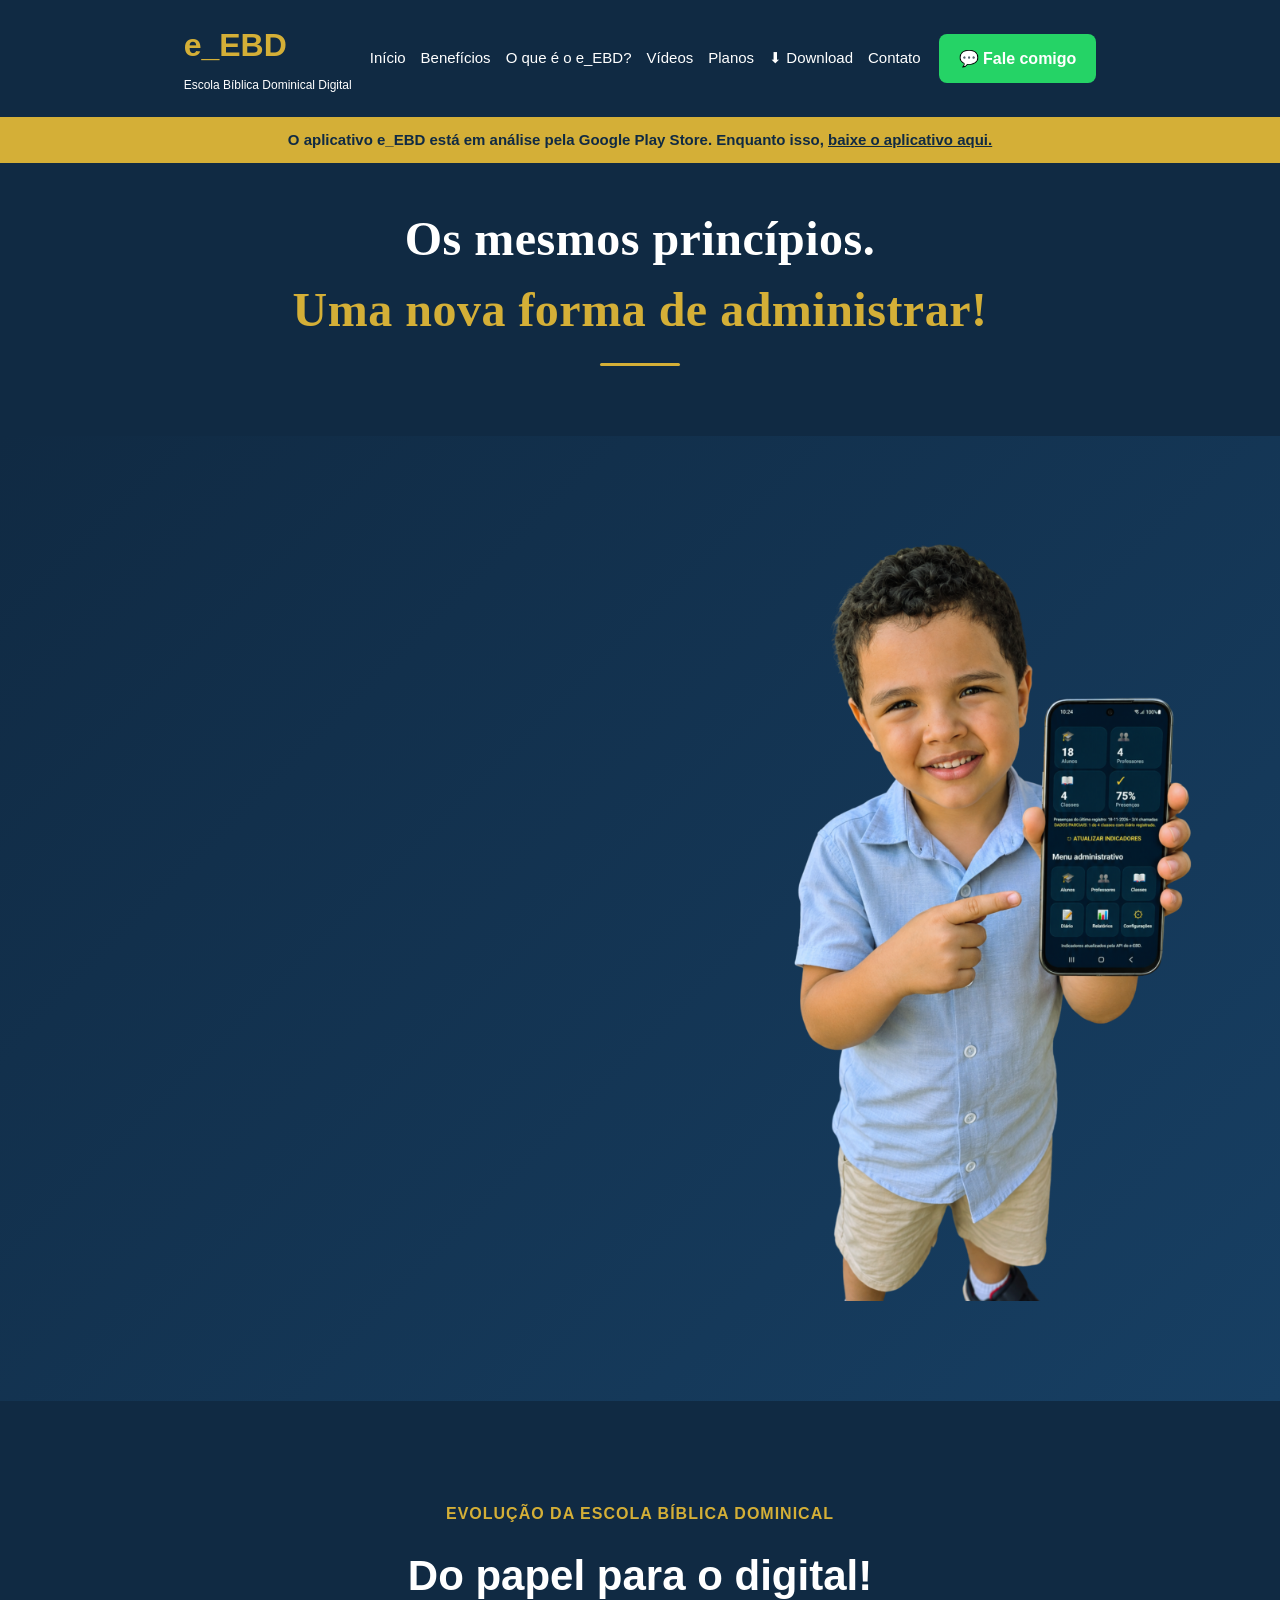
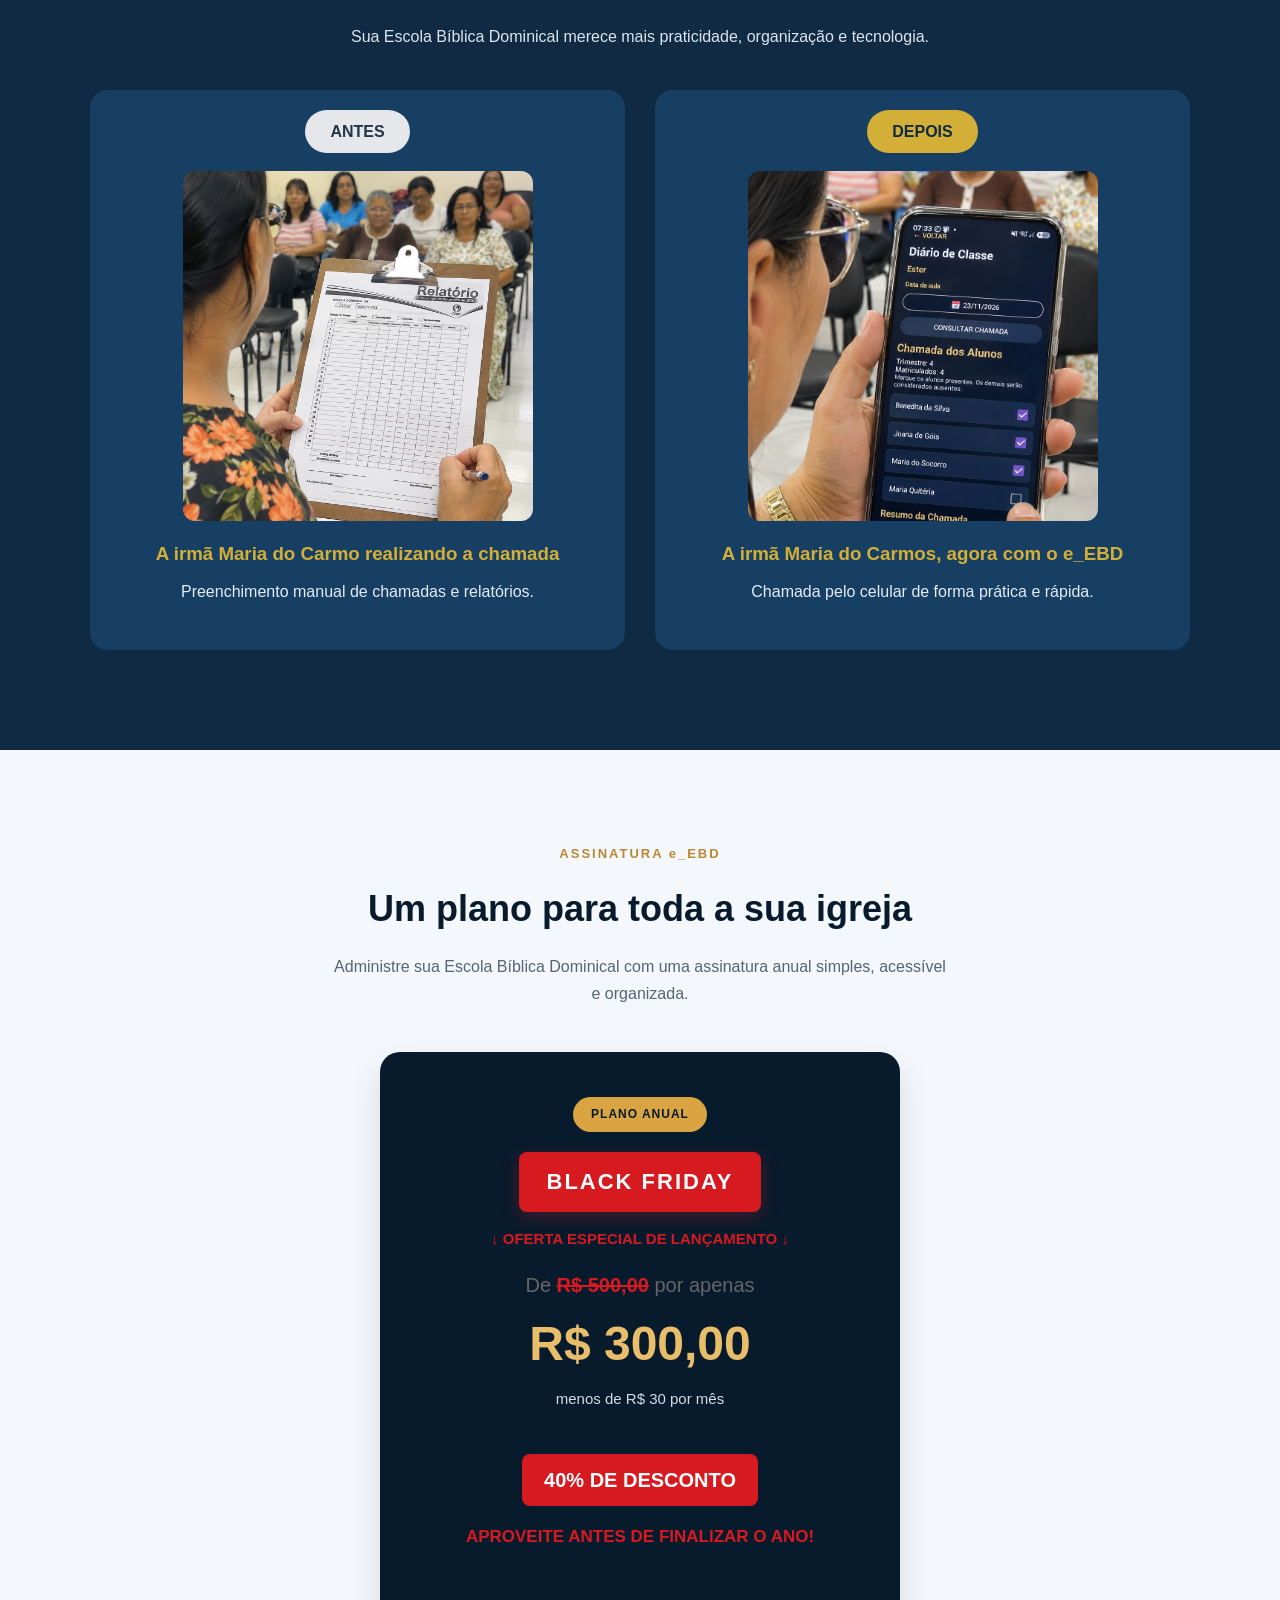
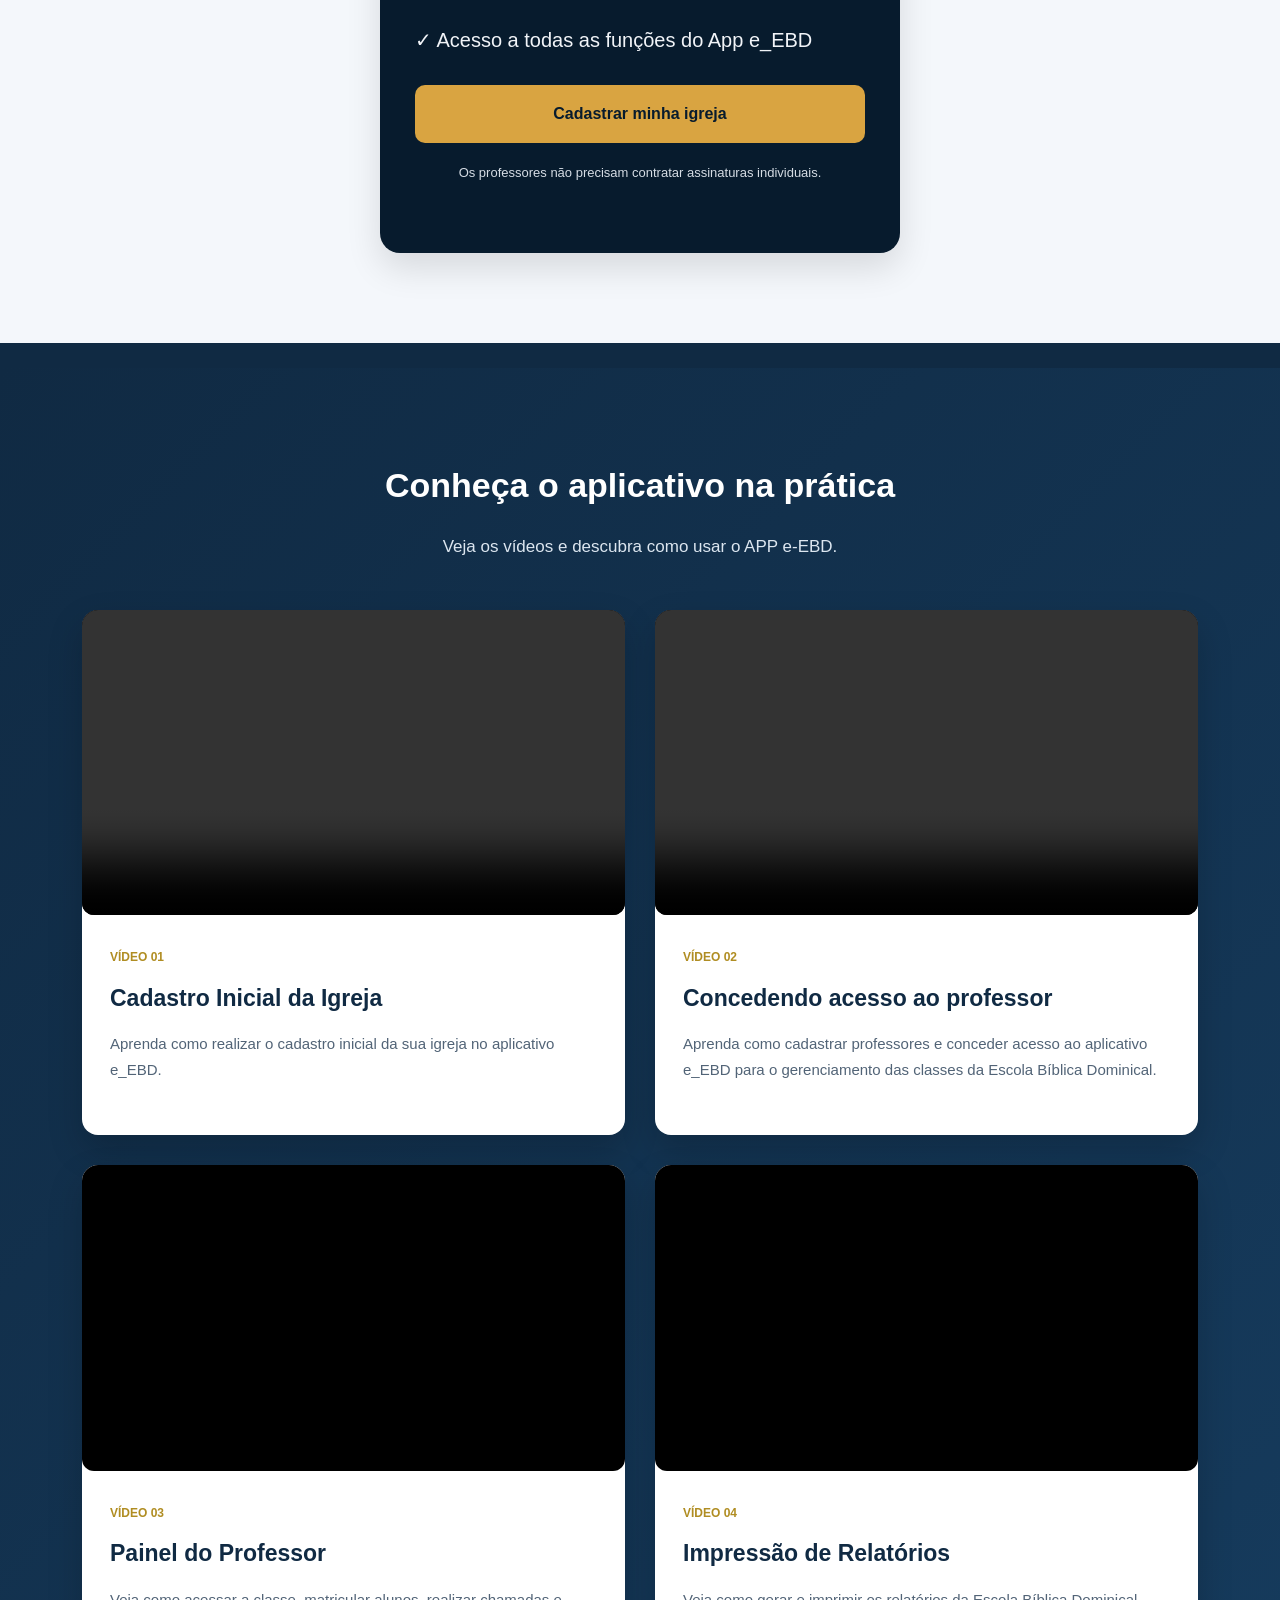
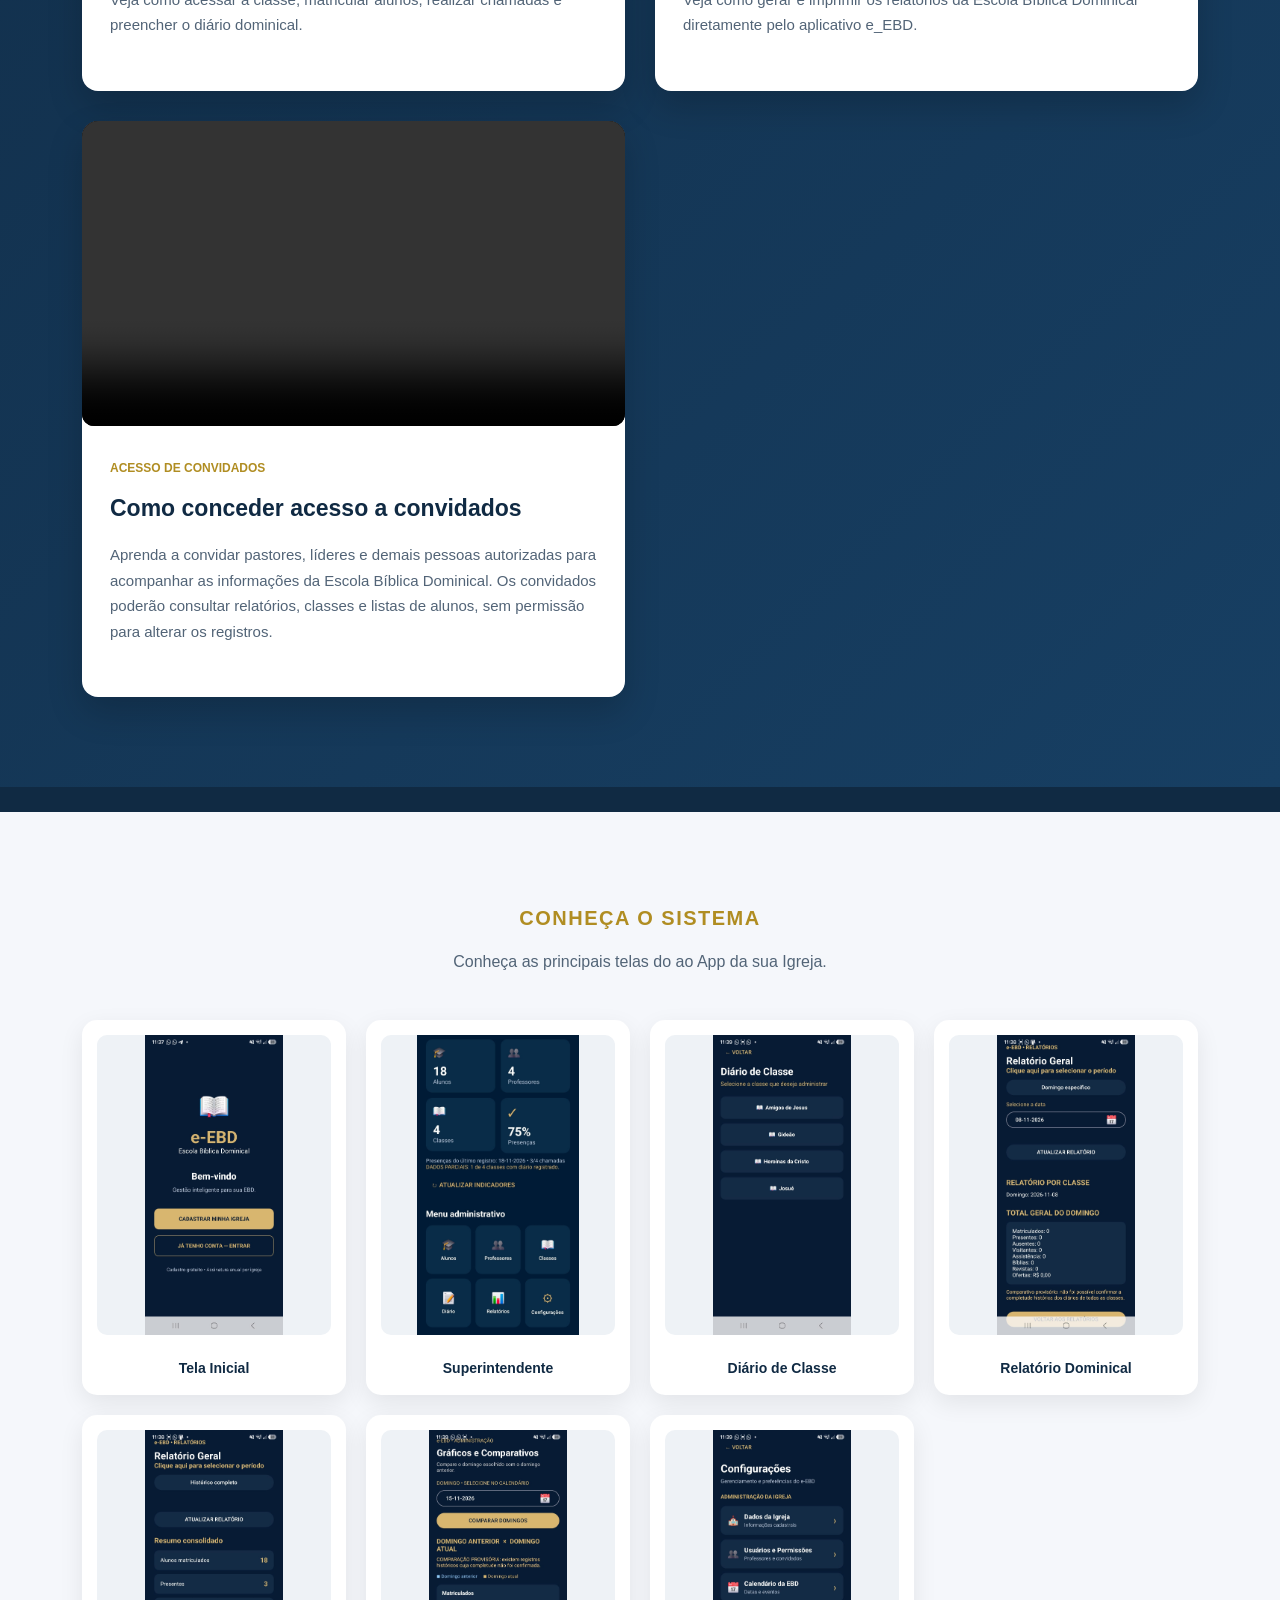
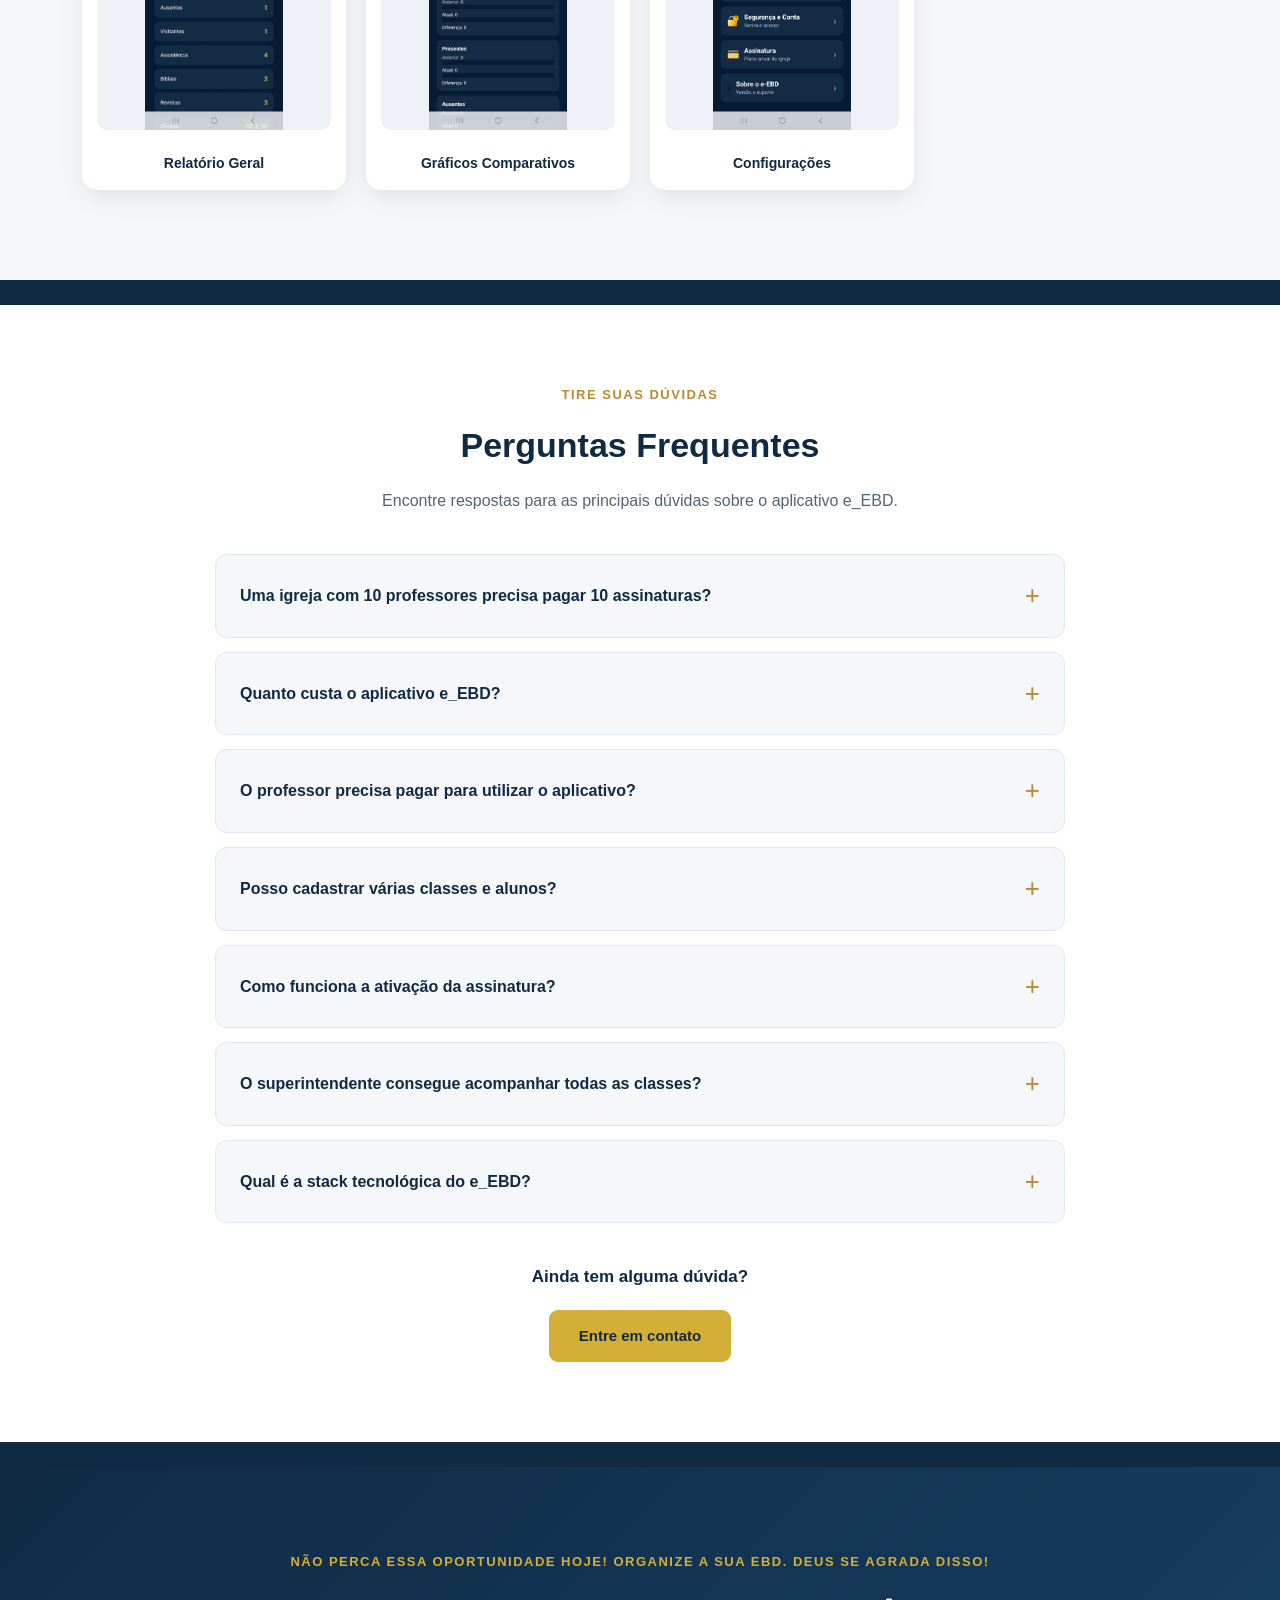
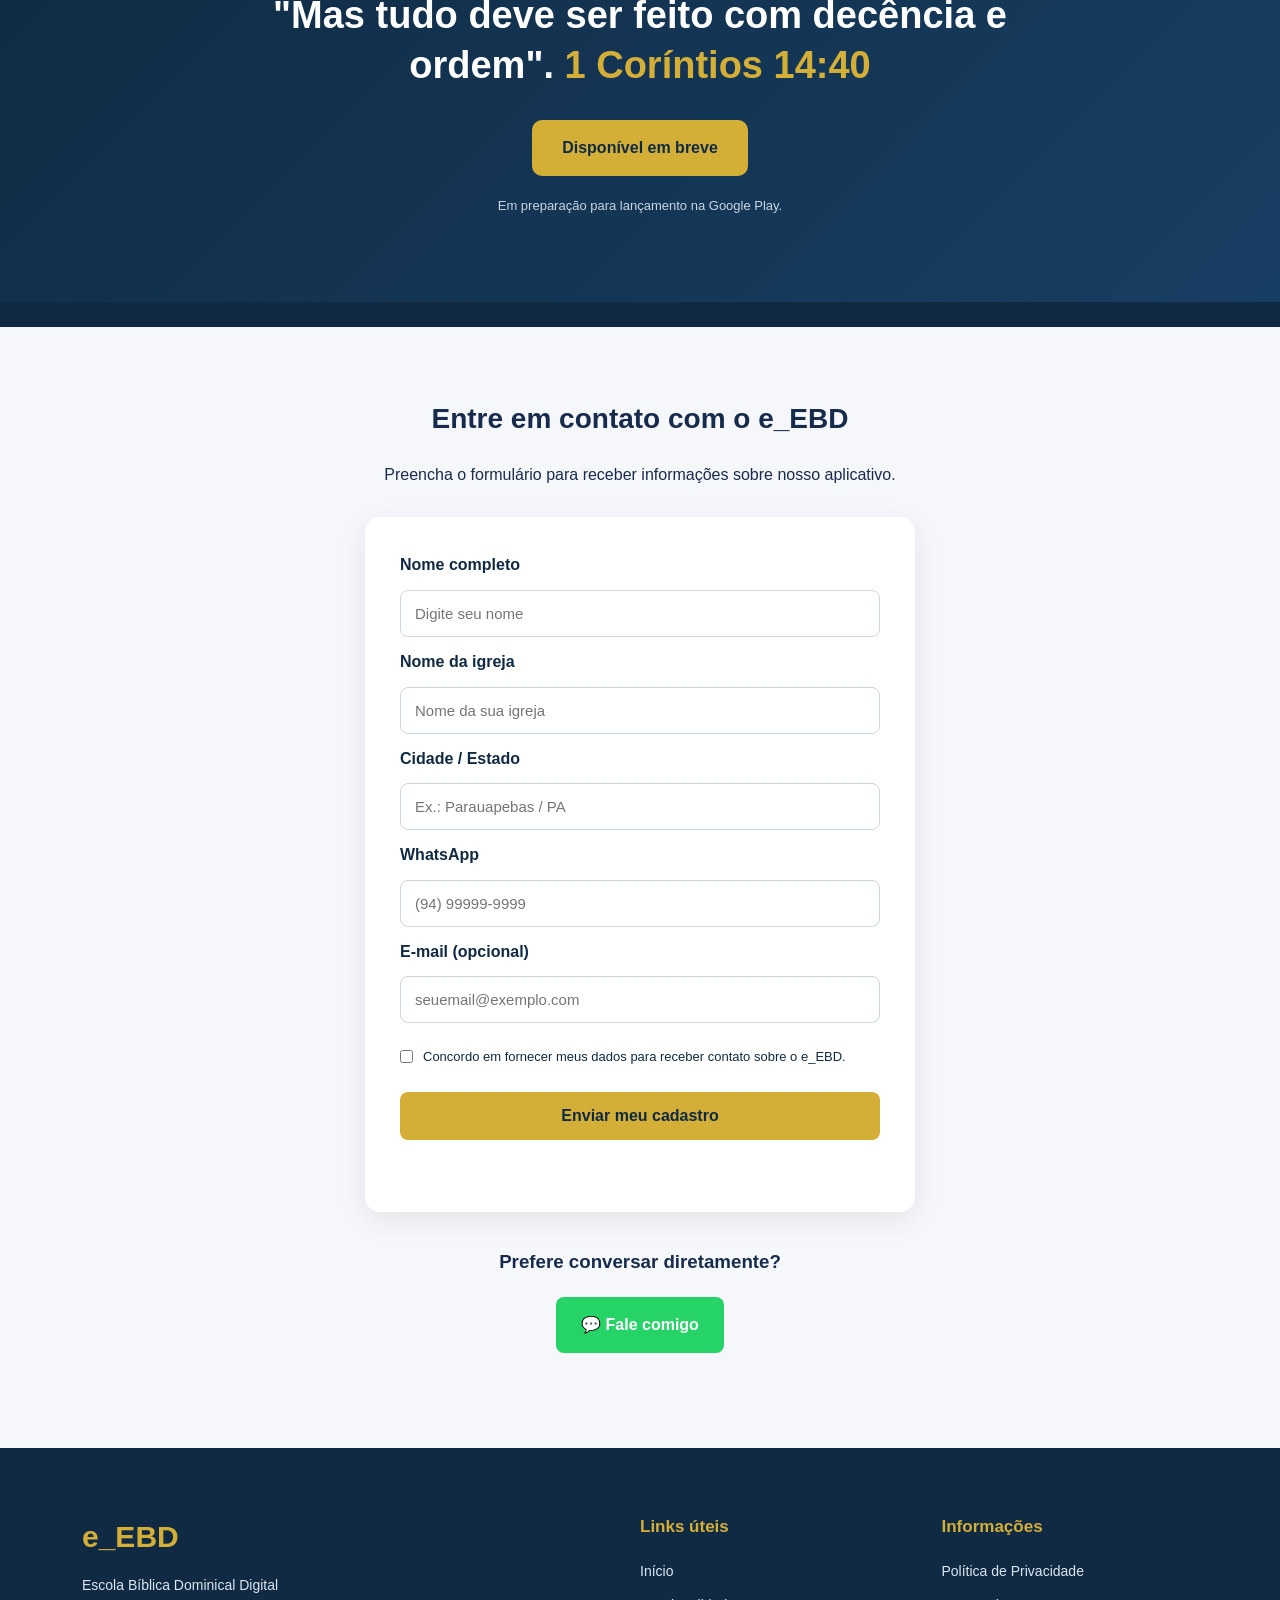
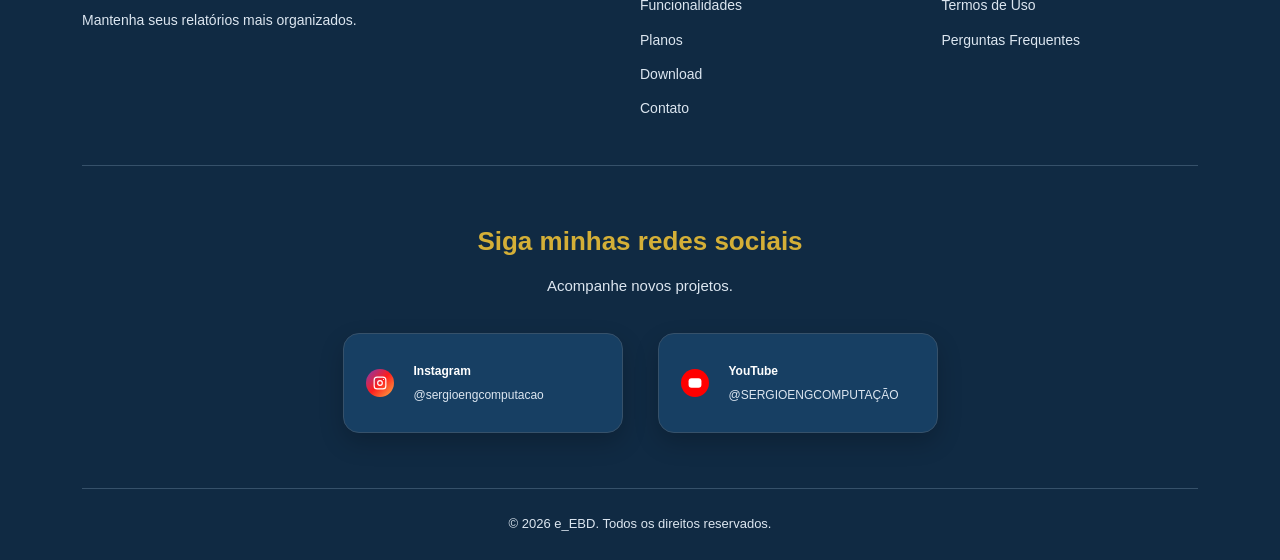
<file: index.html>
<!DOCTYPE html>
<html lang="pt-BR">

<head>

    <!-- Google Analytics 4 - e-EBD -->
    <script async src="https://www.googletagmanager.com/gtag/js?id=G-2L2GC6YXVG"></script>
    <script>
        window.dataLayer = window.dataLayer || [];

        function gtag() {
            dataLayer.push(arguments);
        }

        gtag('js', new Date());
        gtag('config', 'G-2L2GC6YXVG');
    </script>

    <meta charset="UTF-8">

    <meta name="viewport"
          content="width=device-width, initial-scale=1.0">

    <!-- TÍTULO PARA MECANISMOS DE BUSCA -->
    <title>e_EBD | Aplicativo para Escola Bíblica Dominical</title>

    <!-- DESCRIÇÃO PARA O GOOGLE -->
    <meta
        name="description"
        content="Conheça o e_EBD, aplicativo para gestão da Escola Bíblica Dominical. Organize professores, classes, alunos, chamadas, diários e relatórios. Uma assinatura para toda a igreja."
    >


    <!-- IDENTIFICAÇÃO DO SITE -->
    <meta name="application-name" content="e_EBD">
    <meta name="theme-color" content="#102a43">

    
<!-- COMPARTILHAMENTO EM REDES SOCIAIS -->
<meta property="og:type" content="website">

<meta property="og:title"
      content="e_EBD | Escola Bíblica Dominical Digital">

<meta property="og:description"
      content="Modernize a gestão da sua Escola Bíblica Dominical com o e_EBD. Professores, classes, alunos, chamadas e relatórios em um só aplicativo.">

<meta property="og:locale" content="pt_BR">

<meta property="og:url"
      content="https://sergioengcomputacao-sys.github.io/e-ebd-site/">

<meta property="og:image"
      content="https://sergioengcomputacao-sys.github.io/e-ebd-site/imagens/compartilhamento-ebd-1200x630.jpg">

<meta property="og:image:secure_url"
      content="https://sergioengcomputacao-sys.github.io/e-ebd-site/imagens/compartilhamento-ebd-1200x630.jpg">

<meta property="og:image:type" content="image/jpeg">
<meta property="og:image:width" content="1200">
<meta property="og:image:height" content="630">

<meta property="og:image:alt"
      content="e_EBD — Escola Bíblica Dominical Digital">



    <!-- ÍCONE DO SITE e_EBD -->
<link rel="icon" type="image/png" href="imagens/favicon.png">

    <!-- CSS PRINCIPAL -->
    <link rel="stylesheet" href="css/style.css">
</head>


<body>

    <!-- CABEÇALHO -->
    
<!-- CABEÇALHO PROFISSIONAL -->
<header class="cabecalho">

    <div class="container cabecalho-conteudo">

        <!-- LOGOTIPO -->
        <div class="logo">
            <h1>e_EBD</h1>
            <span>Escola Bíblica Dominical Digital</span>
        </div>

        
<!-- BOTÃO DO MENU PARA CELULARES -->
<button
    type="button"
    class="botao-menu-mobile"
    id="botao-menu-mobile"
    aria-label="Abrir menu de navegação"
    aria-controls="menu-principal"
    aria-expanded="false"
>
    ☰
</button>

<!-- MENU DE NAVEGAÇÃO -->
<nav class="menu" id="menu-principal" aria-label="Menu principal">


            <a href="#inicio">Início</a>

            <a href="#beneficios">Benefícios</a>

            <a href="sobre.html">O que é o e_EBD?</a>

            <a href="#videos">Vídeos</a>

            <a href="#planos">Planos</a>
            <a href="https://drive.google.com/file/d/1xn5FkZiDE4OtEROO8Lg6flvwrmNZCQwz/view?usp=sharing"
   target="_blank"
   rel="noopener noreferrer">
    ⬇ Download
</a>
            <a href="#contato">Contato</a>
            
        </nav>

        <!-- BOTÃO COMERCIAL -->
        
<!-- BOTÕES DO CABEÇALHO -->
<div class="botoes-cabecalho">

 
<!-- BOTÃO WHATSAPP DO CABEÇALHO -->
<a
    href="https://wa.me/5594992026460?text=Ol%C3%A1%21%20Conheci%20o%20site%20e_EBD%20e%20gostaria%20de%20saber%20mais%20sobre%20o%20aplicativo."
    class="botao-whatsapp-topo"
    target="_blank"
    rel="noopener noreferrer"
    aria-label="Conversar pelo WhatsApp"
>
    💬 Fale comigo
</a>

</div>


    </div>

</header>
<div class="aviso-play-store">
    O aplicativo e_EBD está em análise pela
    Google Play Store. Enquanto isso,
    <a href="https://drive.google.com/file/d/1xn5FkZiDE4OtEROO8Lg6flvwrmNZCQwz/view?usp=sharing"
       target="_blank"
       rel="noopener noreferrer">
        baixe o aplicativo aqui.
    </a>
</div>


    <!-- CONTEÚDO PRINCIPAL -->
    <main>
<!-- VERSÍCULO EXCLUSIVO PARA CELULARES -->
<div class="versiculo-mobile">
    <p>
        “Servi uns aos outros, cada um conforme o dom
        que recebeu, como bons despenseiros da
        multiforme graça de Deus.”
        <span>1 Pedro 4:10</span>
    </p>
</div>
 

<!-- SLOGAN PRINCIPAL DO E_EBD -->
<section class="slogan-principal">

    <h1>
        <span class="slogan-principios">
            Os mesmos princípios.
        </span>

        <span class="slogan-inovacao">
            Uma nova forma de administrar!
        </span>
    </h1>

    <div class="slogan-linha"></div>

</section>


<!-- CAPA EXCLUSIVA PARA CELULARES -->
<section class="capa-mobile">

    <div class="capa-mobile-conteudo">

        <img
            src="imagens/menino-celular.png"
            alt="Menino segurando celular com o aplicativo e_EBD"
        >

    </div>
    

</section>


<!-- SEÇÃO PRINCIPAL DE VENDAS -->
<section id="inicio" class="hero">

    <div class="container hero-conteudo">

        <!-- COLUNA ESQUERDA: TEXTO -->
        <div class="hero-texto">

           

        </div> <!-- FECHA hero-texto -->

        <!-- COLUNA DIREITA: MENINO -->
        <div class="hero-imagem">
            <img
                src="imagens/menino-celular.png"
                alt="Menino segurando celular com o aplicativo e_EBD"
                loading="eager"
            >
        </div> <!-- FECHA hero-imagem -->

    </div> <!-- FECHA hero-conteudo -->

</section>


<!-- COMPARATIVO ANTES E DEPOIS -->
<section class="secao-antes-depois">

    <div class="container">

        <div class="comparativo-cabecalho">
            <span>EVOLUÇÃO DA ESCOLA BÍBLICA DOMINICAL</span>

            <h2>Do papel para o digital!</h2>

            <p>
                Sua Escola Bíblica Dominical merece
                mais praticidade, organização e tecnologia.
            </p>
        </div>

        <div class="comparativo-grid">

            <!-- ANTES -->
            <div class="comparativo-card">
                <span class="comparativo-etiqueta antes">
                    ANTES
                </span>

                <img
                    src="imagens/ebd-antes.png"
                    alt="Registro manual da Escola Bíblica Dominical"
                    loading="lazy"
                >

                <h3>A irmã Maria do Carmo realizando a chamada</h3>
                <p>Preenchimento manual de chamadas e relatórios.</p>
            </div>

            <!-- DEPOIS -->
            <div class="comparativo-card">
                <span class="comparativo-etiqueta depois">
                    DEPOIS
                </span>

                <img
                    src="imagens/ebd-depois.png"
                    alt="Chamada digital no aplicativo e_EBD"
                    loading="lazy"
                >

                <h3>A irmã Maria do Carmos, agora com o e_EBD</h3>
                <p>Chamada pelo celular de forma prática e rápida.</p>
            </div>

        </div>

    </div>

</section>
<section id="planos" class="secao-planos">

    <div class="container">

        <div class="planos-cabecalho">

            <span class="planos-destaque">
                ASSINATURA e_EBD
            </span>

            <h2>Um plano para toda a sua igreja</h2>

            <p>
                Administre sua Escola Bíblica Dominical
                com uma assinatura anual simples,
                acessível e organizada.
            </p>

        </div>

        <div class="plano-card">

            <span class="plano-etiqueta">
                PLANO ANUAL
            </span>

            
<!-- PROMOÇÃO BLACK FRIDAY -->
<div class="black-friday-oferta">

    <div class="black-friday-faixa">
        BLACK FRIDAY
    </div>

    <p class="black-friday-seta">
        ↓ OFERTA ESPECIAL DE LANÇAMENTO ↓
    </p>

    <p class="preco-antigo">
        De <del>R$ 500,00</del> por apenas
    </p>

    <div class="plano-preco">
        <strong>R$ 300,00</strong>
        <span>menos de R$ 30 por mês</span>
    </div>

    <div class="black-friday-desconto">
        40% DE DESCONTO
    </div>

    <p class="black-friday-urgencia">
        APROVEITE ANTES DE FINALIZAR O ANO!
    </p>

</div>


            <div class="plano-beneficios">

                <p>✓ Acesso a todas as funções do App e_EBD</p>

            </div>

            <a href="#contato" class="plano-botao">
                Cadastrar minha igreja
            </a>

            <p class="plano-observacao">
                Os professores não precisam contratar
                assinaturas individuais.
            </p>

        </div>

    </div>

</section>


<!-- SEÇÃO DE VÍDEOS DO e_EBD -->
<section id="videos" class="secao-videos">

    <div class="container">

        <div class="videos-cabecalho">
            <h2>Conheça o aplicativo na prática</h2>
            <p>
                Veja os vídeos e descubra como usar o APP e-EBD.
            
            </p>
        </div>

        <div class="videos-grid">

            
<!-- VÍDEO DO CADASTRO INICIAL -->
<article class="video-card">

    <div class="video-player">

        <video
            controls
            preload="none"
            playsinline
            title="e_EBD - Cadastro Inicial"
        >
            <source
                src="imagens/videos/Cadastro%20inicial.mp4"
                type="video/mp4"
            >

            Seu navegador não suporta a reprodução de vídeos.

        </video>

    </div>

    <div class="video-informacoes">
        <span class="video-etiqueta">VÍDEO 01</span>

        <h3>Cadastro Inicial da Igreja</h3>

        <p>
            Aprenda como realizar o cadastro inicial
            da sua igreja no aplicativo e_EBD.
        </p>
    </div>

</article>

<!-- VÍDEO CONCEDENDO ACESSO AO PROFESSOR -->
<article class="video-card">

    <div class="video-player">

        <video
            controls
            preload="none"
            playsinline
            title="e_EBD - Concedendo acesso ao professor"
        >
            <source
                src="imagens/videos/concedendoacessoaoprofessor.mp4"
                type="video/mp4"
            >

            Seu navegador não suporta a reprodução de vídeos.

        </video>

    </div>

    <div class="video-informacoes">
        <span class="video-etiqueta">VÍDEO 02</span>

        <h3>Concedendo acesso ao professor</h3>

        <p>
            Aprenda como cadastrar professores e conceder
            acesso ao aplicativo e_EBD para o gerenciamento
            das classes da Escola Bíblica Dominical.
        </p>
    </div>

</article>

<!-- VÍDEO DO PROFESSOR -->
            <article class="video-card">

                <div class="video-player">
                    <iframe
                        src="https://www.youtube.com/embed/UMsoUEggB2U"
                        title="e_EBD - Painel do Professor"
                        loading="lazy"
                        allow="accelerometer; autoplay; clipboard-write; encrypted-media; gyroscope; picture-in-picture; web-share"
                        referrerpolicy="strict-origin-when-cross-origin"
                        allowfullscreen>
                    </iframe>
                </div>

                <div class="video-informacoes">
                    <span class="video-etiqueta">VÍDEO 03</span>
                    <h3>Painel do Professor</h3>
                    <p>
                        Veja como acessar a classe, matricular
                        alunos, realizar chamadas e preencher
                        o diário dominical.
                    </p>
                </div>

            </article>

            <!-- VÍDEO 04 - IMPRESSÃO DO RELATÓRIO -->
            <article class="video-card">

                <div class="video-player">
                    <iframe
                        src="https://www.youtube.com/embed/eqdudF7NAho"
                        title="e_EBD - Demonstração da Impressão do Relatório"
                        loading="lazy"
                        allow="accelerometer; autoplay; clipboard-write; encrypted-media; gyroscope; picture-in-picture; web-share"
                        referrerpolicy="strict-origin-when-cross-origin"
                        allowfullscreen>
                    </iframe>
                </div>

                <div class="video-informacoes">
                    <span class="video-etiqueta">VÍDEO 04</span>

                    <h3>Impressão de Relatórios</h3>

                    <p>
                        Veja como gerar e imprimir os relatórios
                        da Escola Bíblica Dominical diretamente
                        pelo aplicativo e_EBD.
                    </p>
                </div>

            </article>
            <!-- VÍDEO - ACESSO DE CONVIDADOS -->
<article class="video-card">

    <div class="video-player">
        <video controls preload="none" playsinline>
            <source src="imagens/videos/convidado.mp4"
                    type="video/mp4">
            Seu navegador não suporta a reprodução de vídeos.
        </video>
    </div>

    <div class="video-informacoes">

        <span class="video-etiqueta">
            ACESSO DE CONVIDADOS
        </span>

        <h3>Como conceder acesso a convidados</h3>

        <p>
            Aprenda a convidar pastores, líderes e demais
            pessoas autorizadas para acompanhar as informações
            da Escola Bíblica Dominical.
            Os convidados poderão consultar relatórios,
            classes e listas de alunos, sem permissão
            para alterar os registros.
        </p>

    </div>

</article>

        </div>
    </div>

</section>

<!-- ==================================
     GALERIA DE IMAGENS DO e_EBD
=================================== -->

<section id="galeria" class="secao-galeria">

    <div class="container">

        <div class="galeria-cabecalho">

            <span class="galeria-destaque">
                CONHEÇA O SISTEMA
            </span>

    

            <p>
                Conheça as principais telas
                do ao App da sua Igreja.
            </p>

        </div>

        <div class="galeria-grid">

            <figure class="galeria-item">
                <img
                    src="imagens/telainicial.png"
                    alt="Tela Inicial"
                    class="imagem-galeria">
                <figcaption>Tela Inicial</figcaption>
            </figure>

            <figure class="galeria-item">
                <img
                    src="imagens/telsuperintendente.png"
                    alt="Painel do Superintendente"
                    class="imagem-galeria">
                <figcaption>Superintendente</figcaption>
            </figure>

            <figure class="galeria-item">
                <img
                    src="imagens/diarios.png"
                    alt="Diários de Classe"
                    class="imagem-galeria">
                <figcaption>Diário de Classe</figcaption>
            </figure>

            <figure class="galeria-item">
                <img
                    src="imagens/relatorio domingo.png"
                    alt="Relatório Dominical"
                    class="imagem-galeria">
                <figcaption>Relatório Dominical</figcaption>
            </figure>

            <figure class="galeria-item">
                <img
                    src="imagens/relatoriogeral.png"
                    alt="Relatório Geral"
                    class="imagem-galeria">
                <figcaption>Relatório Geral</figcaption>
            </figure>

            <figure class="galeria-item">
                <img
                    src="imagens/graficos comparativos.png"
                    alt="Gráficos Comparativos"
                    class="imagem-galeria">
                <figcaption>Gráficos Comparativos</figcaption>
            </figure>

            <figure class="galeria-item">
                <img
                    src="imagens/configuracoes.png"
                    alt="Configurações"
                    class="imagem-galeria">
                <figcaption>Configurações</figcaption>
            </figure>


        </div>

    </div>

</section>

<!-- VISUALIZADOR DE IMAGENS -->
<div id="visualizador" class="visualizador" hidden>

    <button
        id="fechar-visualizador"
        class="fechar-visualizador"
        type="button"
        aria-label="Fechar imagem"
    >
        ×
    </button>

    <img
        id="imagem-ampliada"
        alt="Imagem ampliada do e_EBD"
    >

</div>

<section id="faq" class="secao-faq">

    <div class="container">

        <div class="faq-cabecalho">

            <span class="faq-destaque">
                TIRE SUAS DÚVIDAS
            </span>

            <h2>Perguntas Frequentes</h2>

            <p>
                Encontre respostas para as principais
                dúvidas sobre o aplicativo e_EBD.
            </p>

        </div>

        <div class="faq-lista">
            

            <details class="faq-item">
                <summary>
                    Uma igreja com 10 professores precisa
                    pagar 10 assinaturas?
                </summary>

                <p>
                    Não. A assinatura é por igreja.
                    Todos os professores autorizados
                    podem utilizar o aplicativo sem
                    pagar assinaturas individuais.
                </p>
            </details>

            <details class="faq-item">
                <summary>
                    Quanto custa o aplicativo e_EBD?
                </summary>

                <p>
                    O valor da assinatura é de
                    R$ 300,00 por ano, por igreja.
                </p>
            </details>

            <details class="faq-item">
                <summary>
                    O professor precisa pagar para
                    utilizar o aplicativo?
                </summary>

                <p>
                    Não. O professor utiliza o acesso
                    autorizado pelo superintendente
                    da igreja.
                </p>
            </details>

            <details class="faq-item">
                <summary>
                    Posso cadastrar várias classes
                    e alunos?
                </summary>

                <p>
                    Sim. O e_EBD permite organizar
                    diferentes classes, cadastrar
                    alunos e acompanhar os registros
                    de cada turma.
                </p>
            </details>

            <details class="faq-item">
                <summary>
                    Como funciona a ativação
                    da assinatura?
                </summary>

                <p>
                    O responsável realiza o cadastro
                    da igreja. Após a confirmação
                    do pagamento da assinatura anual,
                    o acesso às funcionalidades
                    é liberado.
                </p>
            </details>

            <details class="faq-item">
                <summary>
                    O superintendente consegue
                    acompanhar todas as classes?
                </summary>

                <p>
                    Sim. O superintendente possui
                    acesso à visão consolidada
                    das classes, com indicadores
                    e relatórios da igreja.
                </p>
            </details>
            <details class="faq-item">
                <summary>Qual é a stack tecnológica do e_EBD?</summary>
                <p>
                O e_EBD utiliza Kotlin com Jetpack Compose no
                aplicativo Android, Python com FastAPI no backend
                e PostgreSQL como banco de dados.
                A comunicação ocorre por meio de uma API REST.
            </p>
            </details>            
            

        </div>

        <div class="faq-rodape">

            <p>
                Ainda tem alguma dúvida?
            </p>

            <a href="#contato" class="faq-botao">
                Entre em contato
            </a>

        </div>

    </div>

</section>


<section id="download" class="secao-download">

    <div class="container">

        <div class="download-conteudo">

            <span class="download-destaque">
                NÃO PERCA ESSA OPORTUNIDADE HOJE!
                ORGANIZE A SUA EBD. DEUS SE AGRADA DISSO!
            </span>

            <h2>
                "Mas tudo deve ser feito com decência e ordem".
                <span style="color:#d4af37;">1 Coríntios 14:40</span>
                
            </h2>


            <div class="download-acoes">

                <span class="download-em-breve">
                    Disponível em breve
                </span>

            </div>

            <p class="download-observacao">
                Em preparação para lançamento
                na Google Play.
            </p>

        </div>

    </div>

</section>


<!-- SEÇÃO DE CONTATO -->
<section id="contato" class="secao-contato">

    <div class="container">

        <h2>Entre em contato com o e_EBD</h2>

        <p>
            Preencha o formulário para receber
            informações sobre nosso aplicativo.
        </p>

        <form id="formulario-contato" class="formulario">

            <label for="nome">Nome completo</label>
            <input
                type="text"
                id="nome"
                name="nome"
                placeholder="Digite seu nome"
                required
            >

            <label for="igreja">Nome da igreja</label>
            <input
                type="text"
                id="igreja"
                name="igreja"
                placeholder="Nome da sua igreja"
                required
            >

            <label for="cidade">Cidade / Estado</label>
            <input
                type="text"
                id="cidade"
                name="cidade"
                placeholder="Ex.: Parauapebas / PA"
                required
            >

            <label for="telefone">WhatsApp</label>
            <input
                type="tel"
                id="telefone"
                name="telefone"
                placeholder="(94) 99999-9999"
                required
            >

            <label for="email">E-mail (opcional)</label>
            <input
                type="email"
                id="email"
                name="email"
                placeholder="seuemail@exemplo.com"
            >

            <label class="aceite-privacidade">
                <input
                    type="checkbox"
                    id="consentimento"
                    required
                >
                Concordo em fornecer meus dados
                para receber contato sobre o e_EBD.
            </label>

            <button type="submit" class="botao-enviar">
                Enviar meu cadastro
            </button>

            <p id="mensagem-formulario" aria-live="polite"></p>

        </form>

        <div class="contato-whatsapp">

            <h3>Prefere conversar diretamente?</h3>

            
<a
    href="https://wa.me/5594992026460?text=Ol%C3%A1%21%20Gostaria%20de%20receber%20informa%C3%A7%C3%B5es%20sobre%20o%20e_EBD."
    class="botao-whatsapp"
    target="_blank"
    rel="noopener noreferrer"
>
    💬 Fale comigo
</a>

        </div>

    </div>

</section>


    </main>

    <!-- RODAPÉ -->
    
<!-- RODAPÉ PROFISSIONAL -->
<footer class="rodape-site">

    <div class="container">

        <div class="rodape-conteudo">

            <div class="rodape-marca">
                <h2>e_EBD</h2>
                <p>Escola Bíblica Dominical Digital</p>
                <p>
                    Mantenha seus relatórios mais organizados.
                </p>
            </div>

            <div class="rodape-links">
                <h3>Links úteis</h3>

                <a href="#inicio">Início</a>
                <a href="#funcionalidades">Funcionalidades</a>
                <a href="#planos">Planos</a>
                <a href="#download">Download</a>
                <a href="#contato">Contato</a>
            </div>

            <div class="rodape-links">
                <h3>Informações</h3>

                <a href="privacidade.html">
                    Política de Privacidade
                </a>

                <a href="termos.html">
                    Termos de Uso
                </a>

                <a href="#faq">
                    Perguntas Frequentes
                </a>
            </div>

        </div>


<!-- REDES SOCIAIS DO RODAPÉ -->
<div class="rodape-redes">

    <h3>Siga minhas redes sociais</h3>

    <p>
        Acompanhe novos projetos.
    </p>

    <div class="redes-links">

        <!-- INSTAGRAM -->
        <a class="rede-card"
           href="https://www.instagram.com/sergioengcomputacao/"
           target="_blank"
           rel="noopener noreferrer">

            <span class="rede-icone instagram-icone">
                <svg viewBox="0 0 24 24"
                     fill="none"
                     stroke="currentColor"
                     stroke-width="2"
                     aria-hidden="true">
                    <rect x="2" y="2" width="20"
                          height="20" rx="5"/>
                    <circle cx="12" cy="12" r="4"/>
                    <circle cx="18" cy="6" r="1"
                            fill="currentColor"
                            stroke="none"/>
                </svg>
            </span>

            <span class="rede-texto">
                <strong>Instagram</strong>
                <small>@sergioengcomputacao</small>
            </span>

        </a>

        <!-- YOUTUBE -->
        <a class="rede-card"
           href="https://www.youtube.com/@SERGIOENGCOMPUTA%C3%87%C3%83O"
           target="_blank"
           rel="noopener noreferrer">

            <span class="rede-icone youtube-icone">
                <svg viewBox="0 0 24 24"
                     fill="none"
                     aria-hidden="true">
                    <rect x="1" y="4" width="22"
                          height="16" rx="5"
                          fill="currentColor"/>
                    <path d="M10 8 L16 12 L10 16 Z"
                          fill="white"/>
                </svg>
            </span>

            <span class="rede-texto">
                <strong>YouTube</strong>
                <small>@SERGIOENGCOMPUTAÇÃO</small>
            </span>

        </a>

    </div>

</div>


        <div class="rodape-inferior">
            <p>
                © 2026 e_EBD.
                Todos os direitos reservados.
            </p>
        </div>

    </div>

</footer>


    <script src="css/js/script.js"></script>

</body>
</html>
</file>
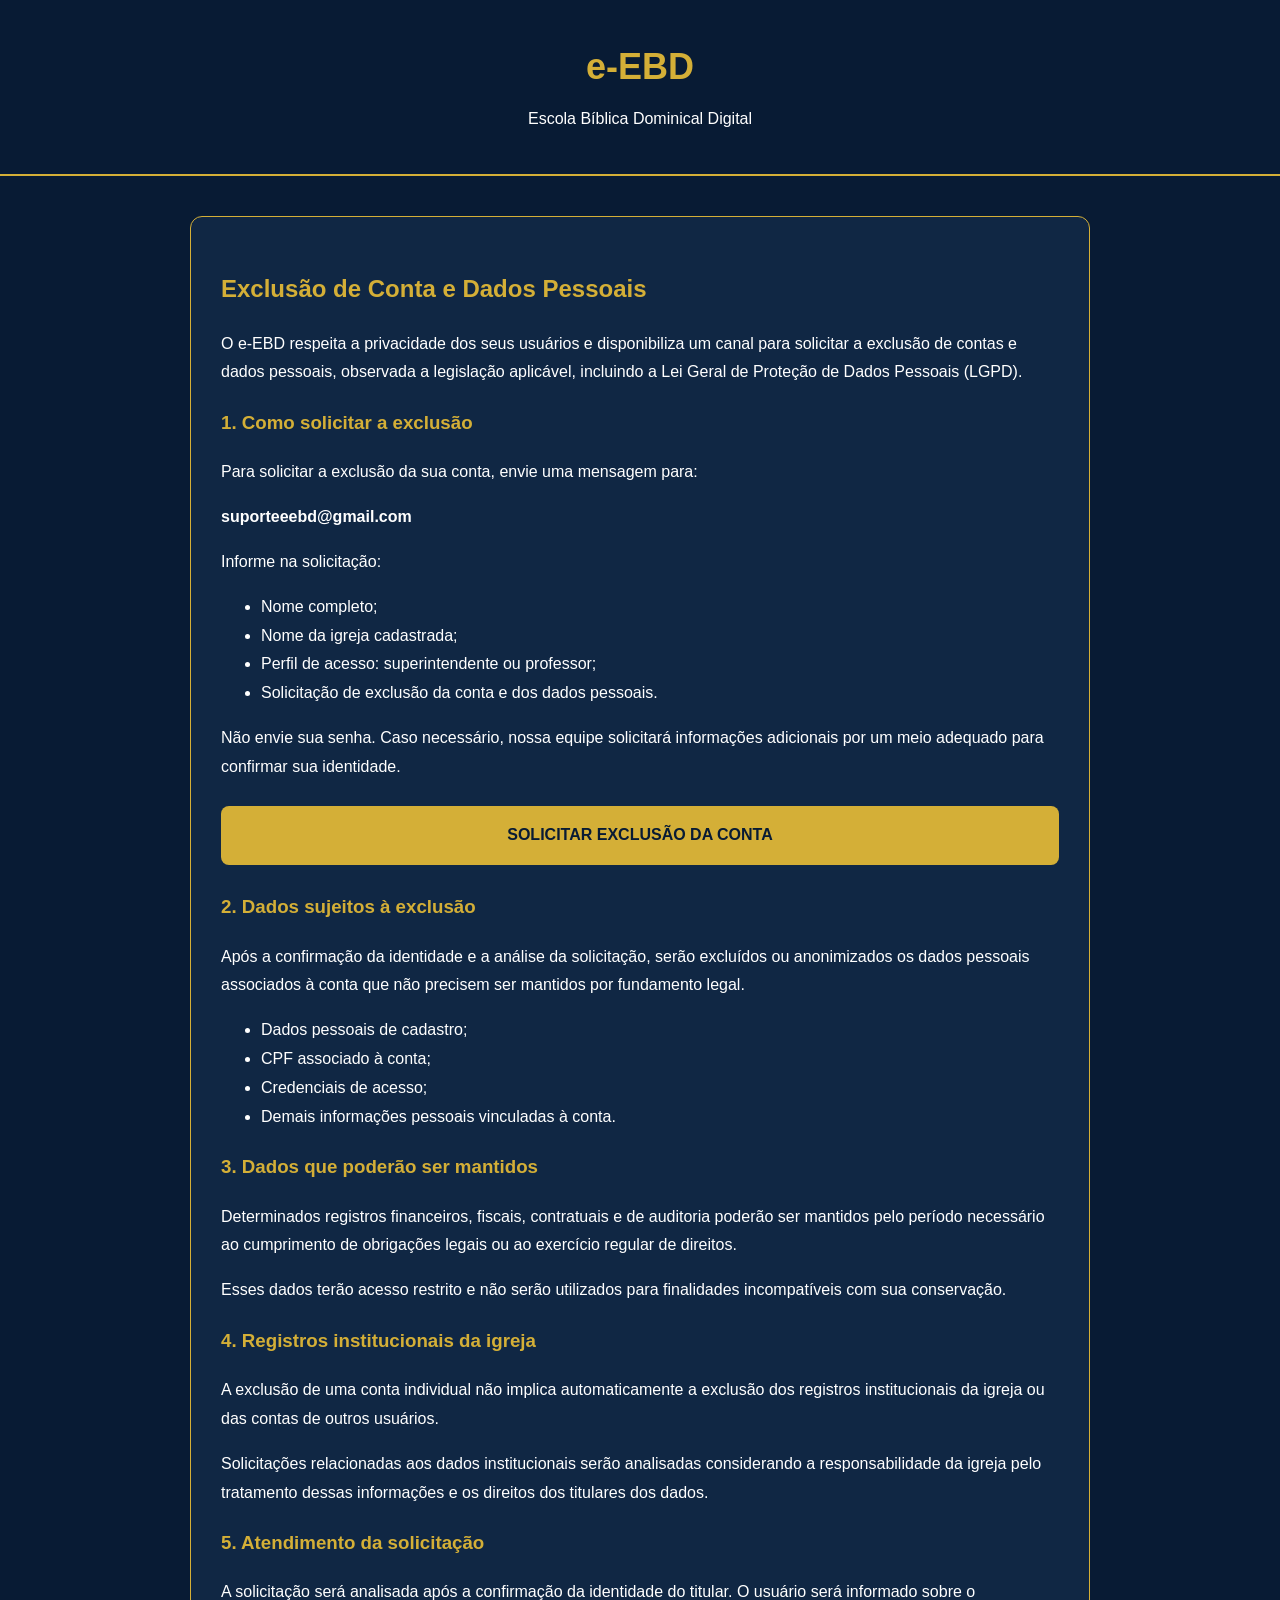
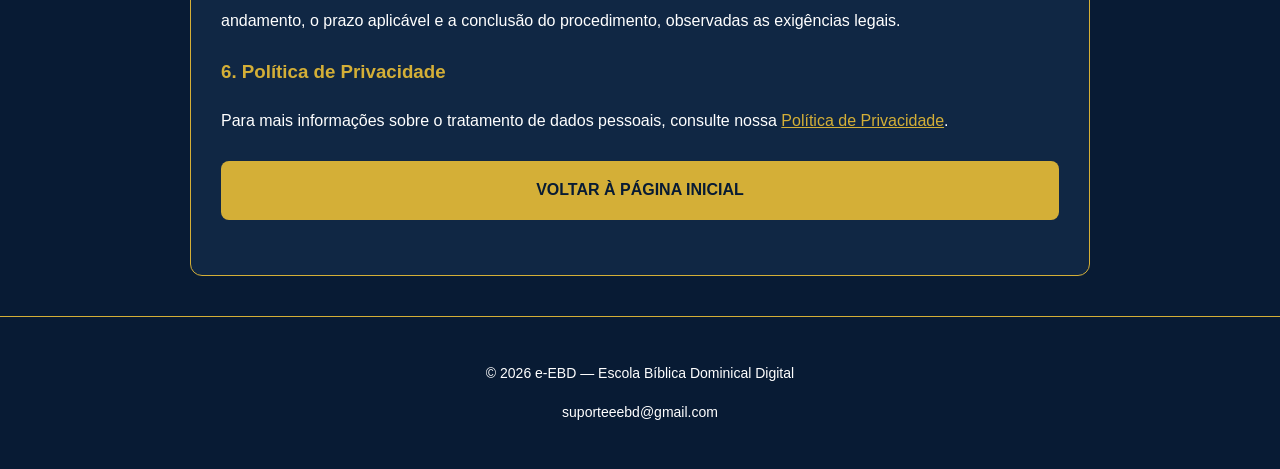
<file: excluir-conta.html>
<!DOCTYPE html>
<html lang="pt-BR">
<head>
    <meta charset="UTF-8">
    <meta name="viewport" content="width=device-width, initial-scale=1.0">

    <title>Exclusão de Conta e Dados | e-EBD</title>

    <style>
        * {
            box-sizing: border-box;
        }

        body {
            margin: 0;
            font-family: Arial, sans-serif;
            background-color: #081B34;
            color: #FFFFFF;
            line-height: 1.8;
        }

        header {
            text-align: center;
            padding: 35px 20px;
            border-bottom: 2px solid #D4AF37;
        }

        header h1 {
            color: #D4AF37;
            font-size: 36px;
            margin: 0;
        }

        header p {
            margin: 5px 0;
        }

        main {
            max-width: 900px;
            margin: 40px auto;
            padding: 30px;
            background-color: #102744;
            border: 1px solid #D4AF37;
            border-radius: 12px;
        }

        h2, h3 {
            color: #D4AF37;
        }

        a {
            color: #D4AF37;
        }

        .botao {
            display: block;
            width: 100%;
            background-color: #D4AF37;
            color: #081B34;
            padding: 15px;
            text-align: center;
            text-decoration: none;
            font-weight: bold;
            border-radius: 8px;
            margin: 25px 0;
        }

        .botao:hover {
            background-color: #E5C65C;
        }

        footer {
            text-align: center;
            padding: 30px 15px;
            border-top: 1px solid #D4AF37;
            font-size: 14px;
        }

        @media (max-width: 600px) {
            main {
                margin: 20px 12px;
                padding: 20px;
            }

            h2 {
                font-size: 24px;
            }
        }
    </style>
</head>

<body>

<header>
    <h1>e-EBD</h1>
    <p>Escola Bíblica Dominical Digital</p>
</header>

<main>

    <h2>Exclusão de Conta e Dados Pessoais</h2>

    <p>
        O e-EBD respeita a privacidade dos seus usuários
        e disponibiliza um canal para solicitar a exclusão
        de contas e dados pessoais, observada a legislação
        aplicável, incluindo a Lei Geral de Proteção
        de Dados Pessoais (LGPD).
    </p>

    <h3>1. Como solicitar a exclusão</h3>

    <p>
        Para solicitar a exclusão da sua conta,
        envie uma mensagem para:
    </p>

    <p>
        <strong>suporteeebd@gmail.com</strong>
    </p>

    <p>Informe na solicitação:</p>

    <ul>
        <li>Nome completo;</li>
        <li>Nome da igreja cadastrada;</li>
        <li>Perfil de acesso: superintendente ou professor;</li>
        <li>Solicitação de exclusão da conta e dos dados pessoais.</li>
    </ul>

    <p>
        Não envie sua senha. Caso necessário,
        nossa equipe solicitará informações adicionais
        por um meio adequado para confirmar sua identidade.
    </p>

    <a class="botao"
       href="mailto:suporteeebd@gmail.com?subject=Solicitacao%20de%20exclusao%20de%20conta%20e-EBD">
        SOLICITAR EXCLUSÃO DA CONTA
    </a>

    <h3>2. Dados sujeitos à exclusão</h3>

    <p>
        Após a confirmação da identidade e a análise
        da solicitação, serão excluídos ou anonimizados
        os dados pessoais associados à conta que não
        precisem ser mantidos por fundamento legal.
    </p>

    <ul>
        <li>Dados pessoais de cadastro;</li>
        <li>CPF associado à conta;</li>
        <li>Credenciais de acesso;</li>
        <li>Demais informações pessoais vinculadas à conta.</li>
    </ul>

    <h3>3. Dados que poderão ser mantidos</h3>

    <p>
        Determinados registros financeiros, fiscais,
        contratuais e de auditoria poderão ser mantidos
        pelo período necessário ao cumprimento de
        obrigações legais ou ao exercício regular de direitos.
    </p>

    <p>
        Esses dados terão acesso restrito e não serão
        utilizados para finalidades incompatíveis com
        sua conservação.
    </p>

    <h3>4. Registros institucionais da igreja</h3>

    <p>
        A exclusão de uma conta individual não implica
        automaticamente a exclusão dos registros
        institucionais da igreja ou das contas de outros
        usuários.
    </p>

    <p>
        Solicitações relacionadas aos dados institucionais
        serão analisadas considerando a responsabilidade
        da igreja pelo tratamento dessas informações
        e os direitos dos titulares dos dados.
    </p>

    <h3>5. Atendimento da solicitação</h3>

    <p>
        A solicitação será analisada após a confirmação
        da identidade do titular. O usuário será informado
        sobre o andamento, o prazo aplicável e a conclusão
        do procedimento, observadas as exigências legais.
    </p>

    <h3>6. Política de Privacidade</h3>

    <p>
        Para mais informações sobre o tratamento
        de dados pessoais, consulte nossa
        <a href="privacidade.html">Política de Privacidade</a>.
    </p>

    <a class="botao" href="index.html">
        VOLTAR À PÁGINA INICIAL
    </a>

</main>

<footer>
    <p>© 2026 e-EBD — Escola Bíblica Dominical Digital</p>
    <p>suporteeebd@gmail.com</p>
</footer>

</body>
</html>
</file>
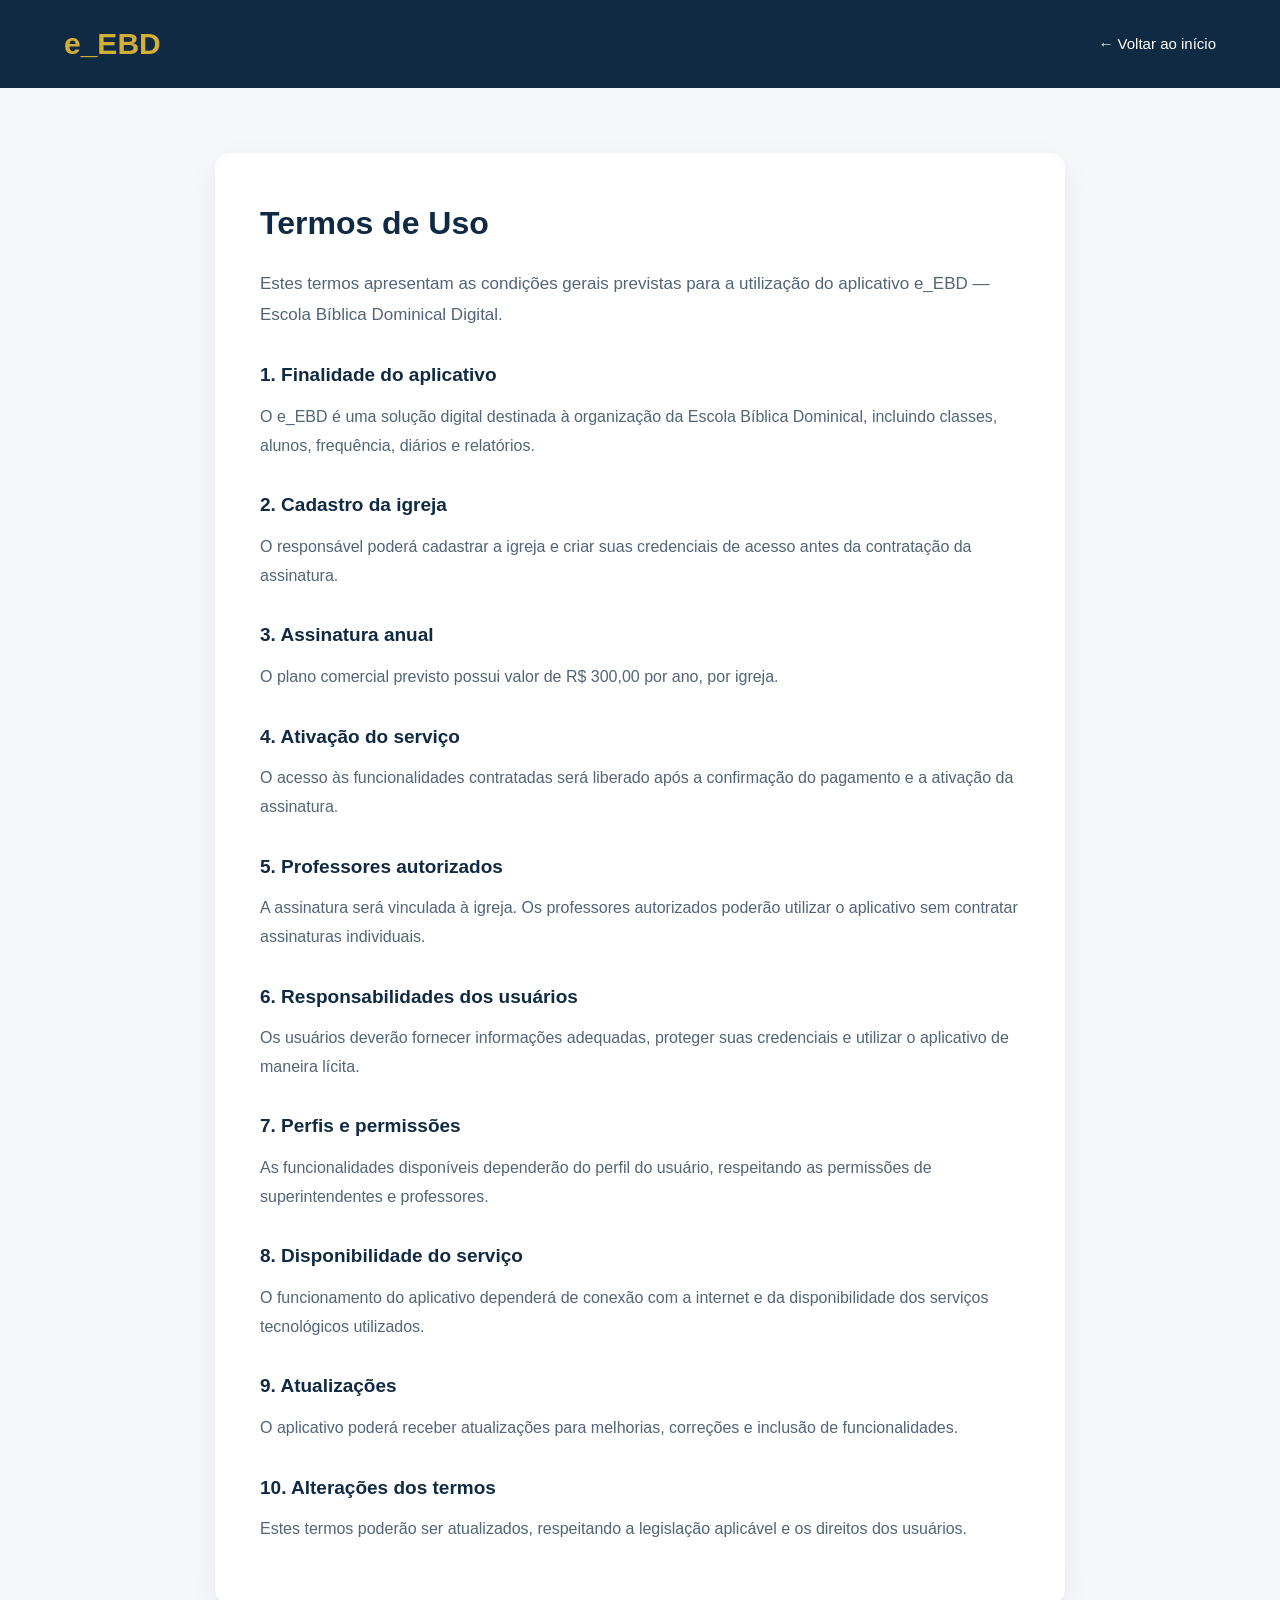
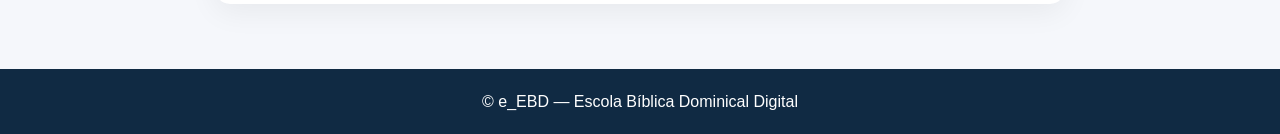
<file: termos.html>
<!DOCTYPE html>
<html lang="pt-BR">

<head>
    <meta charset="UTF-8">

    <meta name="viewport"
          content="width=device-width, initial-scale=1.0">

    <title>Termos de Uso | e_EBD</title>

    <link rel="stylesheet" href="css/style.css">
</head>

<body>

<header class="cabecalho">
    <div class="container">

        <div class="pagina-legal-topo">
            <h1>e_EBD</h1>

            <a href="index.html">
                ← Voltar ao início
            </a>
        </div>

    </div>
</header>

<main class="pagina-legal">

    <div class="container">

        <article class="legal-conteudo">

            <h2>Termos de Uso</h2>

            <p class="legal-introducao">
                Estes termos apresentam as condições
                gerais previstas para a utilização
                do aplicativo e_EBD — Escola Bíblica
                Dominical Digital.
            </p>

            <h3>1. Finalidade do aplicativo</h3>

            <p>
                O e_EBD é uma solução digital
                destinada à organização da Escola
                Bíblica Dominical, incluindo
                classes, alunos, frequência,
                diários e relatórios.
            </p>

            <h3>2. Cadastro da igreja</h3>

            <p>
                O responsável poderá cadastrar
                a igreja e criar suas credenciais
                de acesso antes da contratação
                da assinatura.
            </p>

            <h3>3. Assinatura anual</h3>

            <p>
                O plano comercial previsto possui
                valor de R$ 300,00 por ano,
                por igreja.
            </p>

            <h3>4. Ativação do serviço</h3>

            <p>
                O acesso às funcionalidades
                contratadas será liberado após
                a confirmação do pagamento
                e a ativação da assinatura.
            </p>

            <h3>5. Professores autorizados</h3>

            <p>
                A assinatura será vinculada
                à igreja. Os professores
                autorizados poderão utilizar
                o aplicativo sem contratar
                assinaturas individuais.
            </p>

            <h3>6. Responsabilidades dos usuários</h3>

            <p>
                Os usuários deverão fornecer
                informações adequadas, proteger
                suas credenciais e utilizar
                o aplicativo de maneira lícita.
            </p>

            <h3>7. Perfis e permissões</h3>

            <p>
                As funcionalidades disponíveis
                dependerão do perfil do usuário,
                respeitando as permissões
                de superintendentes e professores.
            </p>

            <h3>8. Disponibilidade do serviço</h3>

            <p>
                O funcionamento do aplicativo
                dependerá de conexão com a internet
                e da disponibilidade dos serviços
                tecnológicos utilizados.
            </p>

            <h3>9. Atualizações</h3>

            <p>
                O aplicativo poderá receber
                atualizações para melhorias,
                correções e inclusão de
                funcionalidades.
            </p>

            <h3>10. Alterações dos termos</h3>

            <p>
                Estes termos poderão ser
                atualizados, respeitando
                a legislação aplicável
                e os direitos dos usuários.
            </p>

        </article>

    </div>

</main>

<footer>
    <p>
        © e_EBD — Escola Bíblica Dominical Digital
    </p>
</footer>

</body>
</html>
</file>
<file: css/style.css>
/* e_EBD — CSS refatorado | ordem de cascata preservada */

/* CONFIGURAÇÕES GERAIS */

* {
    margin: 0;
    padding: 0;
    box-sizing: border-box;
}

body {
    font-family: Arial, sans-serif;
    background-color: #f5f7fb;
    color: #172b4d;
    line-height: 1.6;
}

header {
    background-color: #102a43;
    color: white;
    text-align: center;
    padding: 30px 20px;
}

header h1 {
    color: #d4af37;
    font-size: 36px;
}

section {
    margin-bottom: 25px;
}

section h2 {
    font-size: 28px;
    margin-bottom: 20px;
}

section p {
    margin-bottom: 25px;
}

section a {
    display: inline-block;
    background-color: #d4af37;
    color: #102a43;
    padding: 14px 25px;
    border-radius: 8px;
    text-decoration: none;
    font-weight: bold;
}

footer {
    background-color: #102a43;
    color: white;
    text-align: center;
    padding: 20px;
}

/* CABEÇALHO E NAVEGAÇÃO */

.container {
    width: 90%;
    max-width: 1200px;
    margin: 0 auto;
    text-align: center;
}

.cabecalho {
    background-color: #102a43;
    padding: 20px 0;
}

.cabecalho-conteudo {
    display: flex;
    align-items: center;
    justify-content: space-between;
    gap: 20px;
}

.logo {
    text-align: left;
}

.logo h1 {
    color: #d4af37;
    font-size: 32px;
}

.logo span {
    color: white;
    font-size: 12px;
}

.menu {
    display: flex;
    gap: 25px;
}

.menu a {
    color: white;
    text-decoration: none;
    font-size: 15px;
    transition: color 0.3s;
}

.menu a:hover {
    color: #d4af37;
}

@media (max-width: 900px) {
    .cabecalho-conteudo {
        flex-direction: column;
        text-align: center;
    }

    .logo {
        text-align: center;
    }

    .menu {
        justify-content: center;
        flex-wrap: wrap;
        gap: 15px;
    }
}

/* FORMULÁRIO E CONTATO */

.secao-contato {
    background-color: #f5f7fb;
    padding: 70px 20px;
}

.formulario {
    background-color: white;
    max-width: 550px;
    margin: 30px auto;
    padding: 35px;
    border-radius: 15px;
    box-shadow: 0 8px 30px rgba(0, 0, 0, 0.08);
    display: flex;
    flex-direction: column;
    gap: 12px;
    text-align: left;
}

.formulario label {
    color: #102a43;
    font-weight: bold;
}

.formulario input:not([type="checkbox"]) {
    width: 100%;
    padding: 14px;
    border: 1px solid #ccd6e0;
    border-radius: 8px;
    font-size: 15px;
}

.formulario input:focus {
    outline: 2px solid #d4af37;
    border-color: #d4af37;
}

.aceite-privacidade {
    display: flex;
    align-items: flex-start;
    gap: 10px;
    font-size: 13px;
    font-weight: normal !important;
    margin: 12px 0;
}

.aceite-privacidade input {
    margin-top: 3px;
}

.botao-enviar {
    background-color: #d4af37;
    color: #102a43;
    border: none;
    border-radius: 8px;
    padding: 15px;
    font-size: 16px;
    font-weight: bold;
    cursor: pointer;
}

.botao-enviar:hover {
    background-color: #f1c94b;
}

.contato-whatsapp {
    margin-top: 35px;
}

.contato-whatsapp h3 {
    margin-bottom: 20px;
}

.botao-whatsapp {
    display: inline-block;
    background-color: #25d366;
    color: white;
    padding: 15px 25px;
    border-radius: 8px;
    text-decoration: none;
    font-weight: bold;
}

.botao-whatsapp:hover {
    background-color: #1da851;
}

#mensagem-formulario {
    text-align: center;
    font-size: 14px;
}

/* BOTÕES DO CABEÇALHO */

.botoes-cabecalho {
    display: flex;
    align-items: center;
    justify-content: center;
    gap: 12px;
}

.botao-whatsapp-topo {
    display: inline-flex;
    align-items: center;
    justify-content: center;
    background-color: #25d366;
    color: #ffffff;
    padding: 12px 20px;
    border-radius: 8px;
    text-decoration: none;
    font-weight: bold;
    white-space: nowrap;
    transition: background-color 0.3s;
}

.botao-whatsapp-topo:hover {
    background-color: #1da851;
}

@media (max-width: 600px) {
    .botoes-cabecalho {
        flex-wrap: wrap;
    }

    .botao-whatsapp-topo {
        text-align: center;
    }
}

/* NAVEGAÇÃO SUAVE */

html {
    scroll-behavior: smooth;
}

/* APRESENTAÇÃO PRINCIPAL */

.hero {
    background: linear-gradient(
        135deg,
        #102a43,
        #173f63
    );
    color: #ffffff;
    padding: 100px 20px;
}

.hero-conteudo {
    display: grid;
    grid-template-columns: 1fr 1fr;
    align-items: center;
    gap: 60px;
}

.hero-texto {
    text-align: left;
}

.hero-texto p {
    color: #dce6f0;
    font-size: 17px;
    margin-bottom: 30px;
}

.hero-imagem {
    display: flex;
    align-items: center;
    justify-content: center;
}

.hero-imagem img {
    width: 100%;
    max-width: 520px;
    height: auto;
    background: transparent;
    border: none;
    border-radius: 0;
    box-shadow: none;
    object-fit: contain;
}

@media (max-width: 900px) {
    .hero {
        padding: 65px 20px;
    }

    .hero-conteudo {
        grid-template-columns: 1fr;
        gap: 35px;
    }

    .hero-texto {
        text-align: center;
    }

    .hero-botoes {
        justify-content: center;
    }
}

@media (max-width: 480px) {
    .hero-botao-secundario {
        width: 100%;
        text-align: center;
    }
}

/* GALERIA */

.secao-galeria {
    background-color: #f5f7fb;
    padding: 90px 20px;
}

.galeria-cabecalho {
    text-align: center;
    margin-bottom: 45px;
}

.galeria-destaque {
    display: block;
    color: #b08d22;
    font-size: 20px;
    font-weight: bold;
    letter-spacing: 1.5px;
    margin-bottom: 15px;
}

.galeria-cabecalho p {
    color: #526477;
}

.galeria-grid {
    display: grid;
    grid-template-columns: repeat(4, 1fr);
    gap: 20px;
}

.galeria-item {
    background-color: #ffffff;
    border-radius: 15px;
    padding: 15px;
    box-shadow: 0 8px 25px rgba(0, 0, 0, 0.08);
    transition: transform 0.3s;
}

.galeria-item:hover {
    transform: translateY(-5px);
}

.imagem-galeria {
    width: 100%;
    height: 300px;
    object-fit: contain;
    cursor: pointer;
    border-radius: 10px;
    background-color: #eef2f6;
}

.galeria-item figcaption {
    color: #102a43;
    font-weight: bold;
    font-size: 14px;
    margin-top: 15px;
    text-align: center;
}

/* VISUALIZADOR DE IMAGENS */

.visualizador {
    position: fixed;
    inset: 0;
    z-index: 9999;
    background-color: rgba(0, 0, 0, 0.9);
    display: flex;
    align-items: center;
    justify-content: center;
    padding: 50px 20px;
}

.visualizador[hidden] {
    display: none;
}

.visualizador img {
    max-width: 95%;
    max-height: 90vh;
    object-fit: contain;
}

.fechar-visualizador {
    position: absolute;
    top: 15px;
    right: 25px;
    background: transparent;
    border: none;
    color: #ffffff;
    font-size: 42px;
    cursor: pointer;
}

@media (max-width: 1000px) {
    .galeria-grid {
        grid-template-columns: repeat(2, 1fr);
    }
}

@media (max-width: 600px) {
    .galeria-grid {
        grid-template-columns: 1fr;
    }

    .imagem-galeria {
        height: 350px;
    }
}

/* VÍDEOS */

.secao-videos {
    background: linear-gradient(
        135deg,
        #102a43,
        #173f63
    );
    padding: 90px 20px;
    scroll-margin-top: 20px;
}

.videos-cabecalho {
    text-align: center;
    max-width: 800px;
    margin: 0 auto 50px;
}

.videos-cabecalho h2 {
    color: #ffffff;
    font-size: 34px;
    margin-bottom: 20px;
}

.videos-cabecalho p {
    color: #dce6f0;
    font-size: 17px;
}

.videos-grid {
    display: grid;
    grid-template-columns: repeat(2, minmax(0, 1fr));
    gap: 30px;
}

.video-card {
    background-color: #ffffff;
    border-radius: 16px;
    overflow: hidden;
    box-shadow: 0 15px 35px rgba(0, 0, 0, 0.18);
}

.video-player {
    position: relative;
    width: 100%;
    aspect-ratio: 16 / 9;
    background-color: #071b2d;
}

.video-player iframe {
    position: absolute;
    inset: 0;
    width: 100%;
    height: 100%;
    border: none;
}

.video-informacoes {
    padding: 28px;
    text-align: left;
}

.video-etiqueta {
    display: inline-block;
    color: #b08d22;
    font-size: 12px;
    font-weight: bold;
    margin-bottom: 12px;
}

.video-informacoes h3 {
    color: #102a43;
    font-size: 23px;
    margin-bottom: 15px;
}

.video-informacoes p {
    color: #526477;
    font-size: 15px;
    line-height: 1.7;
}

@media (max-width: 800px) {
    .videos-grid {
        grid-template-columns: 1fr;
    }

    .videos-cabecalho h2 {
        font-size: 27px;
    }

    .video-informacoes {
        padding: 22px;
    }
}

.video-player video {
    position: absolute;
    inset: 0;
    width: 100%;
    height: 100%;
    object-fit: contain;
    background-color: #071b2d;
    border: none;
}

/* PLANOS */

.secao-planos {
    padding: 90px 20px;
    background: #f4f7fb;
}

.planos-cabecalho {
    text-align: center;
    margin-bottom: 45px;
}

.planos-destaque {
    color: #b88932;
    font-size: 13px;
    font-weight: 700;
    letter-spacing: 2px;
}

.planos-cabecalho h2 {
    color: #071b2d;
    font-size: clamp(26px, 4vw, 36px);
    margin: 15px 0;
}

.planos-cabecalho p {
    color: #566574;
    font-size: 16px;
    line-height: 1.7;
    max-width: 620px;
    margin: 0 auto;
}

.plano-card {
    background: #071b2d;
    color: white;
    max-width: 520px;
    margin: 0 auto;
    padding: 45px 35px;
    border-radius: 20px;
    text-align: center;
    box-shadow: 0 15px 35px rgba(0, 0, 0, 0.12);
}

.plano-etiqueta {
    display: inline-block;
    background: #d9a441;
    color: #071b2d;
    padding: 8px 18px;
    border-radius: 30px;
    font-size: 12px;
    font-weight: 700;
    letter-spacing: 1px;
}

.plano-preco {
    display: flex;
    flex-direction: column;
    gap: 5px;
    margin-bottom: 28px;
}

.plano-preco strong {
    font-size: clamp(36px, 6vw, 48px);
    color: #e8be6b;
}

.plano-preco span {
    font-size: 15px;
    color: #d5dce4;
}

.plano-beneficios {
    text-align: left;
    margin: 28px 0;
    font-size: 15px;
}

.plano-beneficios p {
    color: #f1f4f8;
    font-size: 20px;
    line-height: 1.7;
    margin-bottom: 12px;
}

.plano-botao {
    display: block;
    background: #d9a441;
    color: #071b2d;
    text-decoration: none;
    font-size: 16px;
    font-weight: 700;
    padding: 16px 20px;
    border-radius: 10px;
    transition: background 0.3s ease,
                transform 0.3s ease;
}

.plano-botao:hover {
    background: #e8be6b;
    transform: translateY(-2px);
}

.plano-observacao {
    color: #d5dce4;
    font-size: 13px;
    line-height: 1.6;
    margin-top: 20px;
}

@media (max-width: 600px) {
    .secao-planos {
        padding: 60px 16px;
    }

    .plano-card {
        padding: 32px 22px;
    }
}

/* PERGUNTAS FREQUENTES */

.secao-faq {
    padding: 80px 20px;
    background-color: #ffffff;
    text-align: center;
}

.faq-cabecalho {
    max-width: 750px;
    margin: 0 auto 40px;
}

.faq-destaque {
    display: block;
    color: #b88932;
    font-size: 13px;
    font-weight: 700;
    letter-spacing: 1.5px;
    margin-bottom: 12px;
}

.faq-cabecalho h2 {
    color: #102a43;
    font-size: 34px;
    margin-bottom: 15px;
}

.faq-cabecalho p {
    color: #526477;
    font-size: 16px;
    line-height: 1.7;
    margin-bottom: 0;
}

.faq-lista {
    max-width: 850px;
    margin: 0 auto;
    display: flex;
    flex-direction: column;
    gap: 14px;
    text-align: left;
}

.faq-item {
    background-color: #f5f7fb;
    border: 1px solid #e1e7ee;
    border-radius: 12px;
    overflow: hidden;
}

.faq-item summary {
    display: flex;
    align-items: center;
    justify-content: space-between;
    gap: 20px;
    padding: 20px 24px;
    color: #102a43;
    font-size: 16px;
    font-weight: 600;
    cursor: pointer;
    list-style: none;
    text-align: left;
}

.faq-item summary::-webkit-details-marker {
    display: none;
}

.faq-item summary::after {
    content: "+";
    color: #b88932;
    font-size: 26px;
    font-weight: 400;
    flex-shrink: 0;
}

.faq-item[open] summary::after {
    content: "−";
}

.faq-item[open] {
    background-color: #ffffff;
    border-color: #d4af37;
    box-shadow: 0 5px 20px rgba(0, 0, 0, 0.05);
}

.secao-faq .faq-item p {
    color: #526477;
    font-size: 15px;
    line-height: 1.8;
    text-align: left;
    padding: 0 24px 22px;
    margin: 0;
}

.faq-rodape {
    margin-top: 40px;
    text-align: center;
}

.faq-rodape p {
    color: #102a43;
    font-size: 17px;
    font-weight: 600;
    margin-bottom: 20px;
}

.secao-faq .faq-botao {
    display: inline-block;
    background-color: #d4af37;
    color: #102a43;
    padding: 14px 30px;
    border-radius: 9px;
    text-decoration: none;
    font-size: 15px;
    font-weight: 700;
}

.secao-faq .faq-botao:hover {
    background-color: #f1c94b;
}

@media (max-width: 600px) {
    .secao-faq {
        padding: 60px 16px;
    }

    .faq-cabecalho h2 {
        font-size: 27px;
    }

    .faq-item summary {
        padding: 18px;
        font-size: 15px;
    }

    .secao-faq .faq-item p {
        padding: 0 18px 18px;
        font-size: 14px;
    }
}

/* DOWNLOAD */

.secao-download {
    padding: 85px 20px;
    background: linear-gradient(
        135deg,
        #102a43,
        #173f63
    );
    text-align: center;
}

.download-conteudo {
    max-width: 760px;
    margin: 0 auto;
}

.download-destaque {
    display: block;
    color: #d4af37;
    font-size: 13px;
    font-weight: 700;
    letter-spacing: 1.5px;
    margin-bottom: 18px;
}

.download-conteudo h2 {
    color: #ffffff;
    font-size: clamp(27px, 4vw, 38px);
    line-height: 1.3;
    margin-bottom: 20px;
}

.download-conteudo > p {
    color: #dce6f0;
    font-size: 16px;
    line-height: 1.8;
    margin-bottom: 25px;
}

.download-acoes {
    display: flex;
    justify-content: center;
    margin: 30px 0 18px;
}

.download-em-breve {
    display: inline-block;
    background-color: #d4af37;
    color: #102a43;
    padding: 15px 30px;
    border-radius: 10px;
    font-size: 16px;
    font-weight: 700;
}

.download-conteudo .download-observacao {
    color: #c9d6e3;
    font-size: 13px;
    margin-bottom: 0;
}

@media (max-width: 600px) {
    .secao-download {
        padding: 60px 16px;
    }

    .download-conteudo h2 {
        font-size: 27px;
    }

    .download-conteudo > p {
        font-size: 15px;
    }
}

/* PÁGINAS LEGAIS */

.pagina-legal-topo {
    display: flex;
    align-items: center;
    justify-content: space-between;
    gap: 20px;
}

.pagina-legal-topo h1 {
    color: #d4af37;
    font-size: 30px;
}

.pagina-legal-topo a {
    color: #ffffff;
    text-decoration: none;
    font-size: 15px;
}

.pagina-legal-topo a:hover {
    color: #d4af37;
}

.pagina-legal {
    padding: 65px 20px;
    background-color: #f5f7fb;
}

.legal-conteudo {
    max-width: 850px;
    margin: 0 auto;
    padding: 45px;
    background-color: #ffffff;
    border-radius: 15px;
    box-shadow: 0 8px 30px rgba(0,0,0,0.06);
    text-align: left;
}

.legal-conteudo h2 {
    color: #102a43;
    font-size: 32px;
    margin-bottom: 20px;
}

.legal-conteudo h3 {
    color: #102a43;
    font-size: 19px;
    margin-top: 30px;
    margin-bottom: 12px;
}

.legal-conteudo p {
    color: #526477;
    font-size: 16px;
    line-height: 1.8;
    margin-bottom: 15px;
}

.legal-conteudo .legal-introducao {
    font-size: 17px;
    margin-bottom: 30px;
}

@media (max-width: 600px) {
    .pagina-legal-topo {
        flex-direction: column;
        text-align: center;
    }

    .pagina-legal {
        padding: 35px 15px;
    }

    .legal-conteudo {
        padding: 28px 20px;
    }

    .legal-conteudo h2 {
        font-size: 27px;
    }

    .legal-conteudo h3 {
        font-size: 18px;
    }

    .legal-conteudo p {
        font-size: 15px;
    }
}

main {
    background-color: #102a43;
}

/* RODAPÉ */

.rodape-site {
    background-color: #102a43;
    color: #ffffff;
    padding: 65px 20px 25px;
}

.rodape-conteudo {
    display: grid;
    grid-template-columns: 2fr 1fr 1fr;
    gap: 45px;
    text-align: left;
    padding-bottom: 45px;
}

.rodape-marca h2 {
    color: #d4af37;
    font-size: 30px;
    margin-bottom: 12px;
}

.rodape-marca p {
    color: #dce6f0;
    font-size: 14px;
    line-height: 1.8;
    margin-bottom: 10px;
}

.rodape-links {
    display: flex;
    flex-direction: column;
    align-items: flex-start;
    gap: 12px;
}

.rodape-links h3 {
    color: #d4af37;
    font-size: 17px;
    margin-bottom: 8px;
}

.rodape-links a {
    color: #dce6f0;
    font-size: 14px;
    text-decoration: none;
    transition: color 0.3s ease;
}

.rodape-links a:hover {
    color: #d4af37;
}

.rodape-inferior {
    border-top: 1px solid #36516a;
    padding-top: 25px;
    text-align: center;
}

.rodape-inferior p {
    color: #dce6f0;
    font-size: 13px;
    margin: 0;
}

@media (max-width: 700px) {
    .rodape-conteudo {
        grid-template-columns: 1fr;
        gap: 30px;
    }

    .rodape-site {
        padding: 45px 20px 20px;
    }
}

/* MENU MOBILE */

.botao-menu-mobile {
    display: none;
}

@media (max-width: 600px) {
    .cabecalho {
        padding: 15px 0;
    }

    .cabecalho-conteudo {
        display: grid;
        grid-template-columns: 1fr auto;
        align-items: center;
        gap: 15px;
    }

    .logo {
        text-align: left;
    }

    .logo h1 {
        font-size: 27px;
    }

    .logo span {
        font-size: 10px;
    }

    .botao-menu-mobile {
        display: flex;
        align-items: center;
        justify-content: center;
        width: 46px;
        height: 46px;
        background: transparent;
        border: 1px solid #d4af37;
        border-radius: 8px;
        color: #ffffff;
        font-size: 27px;
        cursor: pointer;
    }

    .cabecalho .menu {
        display: none;
        grid-column: 1 / -1;
        flex-direction: column;
        align-items: stretch;
        gap: 0;
        width: 100%;
        padding: 10px 0;
        border-top: 1px solid #36516a;
    }

    .cabecalho .menu.menu-aberto {
        display: flex;
    }

    .cabecalho .menu a {
        display: block;
        padding: 12px 15px;
        text-align: left;
        font-size: 15px;
    }

    .cabecalho .menu a:hover {
        background-color: #173f63;
    }

    .botoes-cabecalho {
        grid-column: 1 / -1;
        display: flex;
        justify-content: center;
        flex-wrap: wrap;
        gap: 10px;
    }

    .botao-whatsapp-topo {
        padding: 11px 14px;
        font-size: 13px;
    }

    .hero-botao-secundario {
        display: flex;
        align-items: center;
        justify-content: center;
        width: 100%;
        min-height: 48px;
        padding: 12px 16px;
        font-size: 14px;
        line-height: 1.4;
        text-align: center;
        border-radius: 10px;
    }

    .hero-botoes {
        gap: 12px;
    }

    .cabecalho .botao-whatsapp-topo {
        display: inline-flex;
        align-items: center;
        justify-content: center;
        min-height: 44px;
        padding: 10px 12px;
        font-size: 13px;
        line-height: 1.3;
        border-radius: 9px;
        text-align: center;
    }

    .plano-botao, .secao-faq .faq-botao, .botao-enviar, .botao-whatsapp {
        min-height: 48px;
        padding: 12px 18px;
        font-size: 14px;
        line-height: 1.4;
        border-radius: 10px;
        text-align: center;
    }

    .secao-faq .faq-botao, .botao-whatsapp {
        max-width: 100%;
    }

    .cabecalho .cabecalho-conteudo {
        width: calc(100% - 40px);
        max-width: 100%;
        margin: 0 auto;
    }

    .hero {
        padding-left: 24px;
        padding-right: 24px;
    }

    .hero .hero-conteudo {
        width: 100%;
        max-width: 100%;
    }

    .hero-botoes {
        width: 100%;
    }

    .secao-galeria {
        padding: 55px 20px;
    }

    .galeria-grid {
        grid-template-columns: 1fr;
        gap: 20px;
    }

    .galeria-item {
        padding: 18px;
        border-radius: 14px;
        overflow: hidden;
    }

    .imagem-galeria {
        display: block;
        width: 100%;
        height: 380px;
        object-fit: contain;
        object-position: center;
        background-color: #eef2f6;
        border-radius: 10px;
    }

    .galeria-item figcaption {
        font-size: 15px;
        margin-top: 14px;
        text-align: center;
    }

    .galeria-cabecalho {
        margin-bottom: 30px;
    }
}

@media (max-width: 360px) {
    .imagem-galeria {
        height: 320px;
    }
}

/* VERSÍCULO */

.versiculo-hero {
    max-width: 750px;
    margin: 0 auto 45px;
    text-align: justify;
}

.versiculo-hero p {
    color: #ffffff;
    font-size: 30px;
    font-style: italic;
    line-height: 1.7;
    margin-bottom: 12px;
}

.versiculo-hero span {
    color: #d4af37;
    font-size: 16px;
    font-weight: 700;
}

@media (max-width: 600px) {
    .versiculo-hero {
        margin-bottom: 30px;
        padding: 0 10px;
    }

    .versiculo-hero p {
        font-size: 16px;
        line-height: 1.6;
    }

    .versiculo-hero span {
        font-size: 14px;
    }
}

.video-player {
    width: 100%;
    aspect-ratio: 16 / 9;
    overflow: hidden;
    background: #000;
    border-radius: 12px;
}

.video-player iframe {
    display: block;
    width: 100%;
    height: 100%;
    border: none;
}

/* BLACK FRIDAY */

.black-friday-oferta {
    text-align: center;
    padding: 20px 10px;
}

.black-friday-faixa {
    display: inline-block;
    background: #d71920;
    color: #ffffff;
    padding: 12px 28px;
    border-radius: 8px;
    font-size: 22px;
    font-weight: 900;
    letter-spacing: 2px;
    box-shadow: 0 5px 18px rgba(215, 25, 32, 0.3);
    white-space: nowrap;
}

.black-friday-seta {
    color: #d71920;
    font-size: 15px;
    font-weight: 800;
    margin: 15px 0;
}

.preco-antigo {
    font-size: 20px;
    color: #666666;
    margin: 18px 0 5px;
}

.preco-antigo del {
    color: #d71920;
    font-weight: bold;
}

.black-friday-desconto {
    display: inline-block;
    margin-top: 15px;
    padding: 10px 22px;
    background: #d71920;
    color: white;
    font-size: 20px;
    font-weight: 900;
    border-radius: 8px;
}

.black-friday-urgencia {
    color: #d71920;
    font-size: 17px;
    font-weight: 900;
    margin-top: 18px;
    line-height: 1.5;
}

@media (min-width: 901px) and (max-width: 1400px) {
    .cabecalho-conteudo {
        flex-wrap: wrap;
        justify-content: center;
        gap: 18px;
    }

    .logo {
        flex-shrink: 0;
    }

    .menu {
        flex-wrap: wrap;
        justify-content: center;
        gap: 15px;
    }

    .botoes-cabecalho {
        flex-wrap: wrap;
        justify-content: center;
    }
}

/* REDES SOCIAIS */

.rodape-redes {
    padding: 55px 20px;
    text-align: center;
    border-top: 1px solid #36516a;
}

.rodape-redes h3 {
    color: #d4af37;
    font-size: 26px;
    margin-bottom: 12px;
}

.rodape-redes p {
    color: #dce6f0;
    font-size: 15px;
    margin-bottom: 35px;
}

.redes-links {
    display: flex;
    justify-content: center;
    flex-wrap: wrap;
    gap: 35px;
}

.redes-links .rede-card {
    display: flex;
    align-items: center;
    justify-content: flex-start;
    gap: 20px;
    width: 280px;
    max-width: 100%;
    min-height: 100px;
    padding: 22px;
    background-color: #173f63;
    border: 1px solid #36516a;
    border-radius: 16px;
    text-decoration: none;
    text-align: left;
    box-shadow: 0 10px 25px rgba(0,0,0,0.2);
    transition: transform 0.3s ease,
                border-color 0.3s ease,
                box-shadow 0.3s ease;
}

.redes-links .rede-card:hover {
    transform: translateY(-5px);
    border-color: #d4af37;
    box-shadow: 0 15px 30px rgba(0,0,0,0.3);
}

.rede-icone {
    display: flex;
    align-items: center;
    justify-content: center;
    flex-shrink: 0;
    width: 28px;
    height: 28px;
    border-radius: 14px;
}

.rede-icone svg {
    width: 14px;
    height: 24px;
    color: white;
}

.instagram-icone {
    background: linear-gradient(
        135deg,
        #833ab4,
        #fd1d1d,
        #fcb045
    );
}

.youtube-icone {
    background-color: #ff0000;
}

.rede-texto {
    display: flex;
    flex-direction: column;
    min-width: 0;
    gap: 5px;
}

.rede-texto strong {
    color: #ffffff;
    font-size: 12px;
}

.rede-texto small {
    color: #dce6f0;
    font-size: 12px;
    overflow-wrap: anywhere;
}

@media (max-width: 600px) {
    .rodape-redes {
        padding: 40px 10px;
    }

    .rodape-redes h3 {
        font-size: 22px;
    }

    .redes-links {
        flex-direction: column;
        align-items: center;
        gap: 20px;
    }

    .redes-links .rede-card {
        width: 100%;
        max-width: 240px;
        padding: 10px;
    }
}

/* CAPA MOBILE */

.capa-mobile {
    display: none;
}

@media (max-width: 600px) {
    .capa-mobile {
        display: flex;
        align-items: center;
        justify-content: center;
        min-height: auto;
        padding: 15px 10px;
        margin-bottom: 0;
        background: linear-gradient(
            135deg,
            #102a43,
            #173f63
        );
        text-align: center;
    }

    .capa-mobile-conteudo {
        width: 100%;
        max-width: 450px;
        margin: 0 auto;
    }

    .capa-mobile img {
        display: block;
        width: 100%;
        max-width: 450px;
        height: auto;
        max-height: none;
        object-fit: contain;
        margin: 0 auto 25px;
    }

    .capa-mobile-botao {
        display: inline-block;
        background: #d4af37;
        color: #102a43;
        padding: 14px 28px;
        border-radius: 10px;
        text-decoration: none;
        font-weight: bold;
    }
}

@media (min-width: 601px) {
    .hero-imagem {
        display: flex;
        align-items: center;
        justify-content: center;
    }

    .hero-imagem img {
        width: 100%;
        max-width: 520px;
        height: auto;
        object-fit: contain;
    }
}

@media (max-width: 600px) {
    .hero-imagem {
        display: none;
    }
}

@media (min-width: 901px) {
    .hero-conteudo {
        display: grid;
        grid-template-columns: 1.2fr 0.8fr;
        align-items: center;
        gap: 40px;
    }

    .hero-imagem {
        display: flex;
        justify-content: center;
        align-items: center;
    }

    .hero-imagem img {
        display: block;
        width: 100%;
        max-width: 480px;
        height: auto;
        object-fit: contain;
    }
}

@media (max-width: 600px) {
    .hero-imagem {
        display: none;
    }
}

/* ANTES E DEPOIS */

.secao-antes-depois {
    background: #102a43;
    padding: 75px 20px;
    color: #ffffff;
}

.comparativo-cabecalho {
    text-align: center;
    margin-bottom: 40px;
}

.comparativo-cabecalho span {
    color: #d4af37;
    font-weight: 700;
    letter-spacing: 1px;
}

.comparativo-cabecalho h2 {
    font-size: clamp(28px, 4vw, 42px);
    margin: 15px 0;
}

.comparativo-cabecalho p {
    color: #dce5ee;
}

.comparativo-grid {
    display: grid;
    grid-template-columns: repeat(2, minmax(0, 1fr));
    gap: 30px;
    max-width: 1100px;
    margin: 0 auto;
}

.comparativo-card {
    background: #173f63;
    padding: 20px;
    border-radius: 18px;
    text-align: center;
    min-width: 0;
}

.comparativo-card img {
    width: 100%;
    max-width: 350px;
    height: 350px;
    object-fit: cover;
    object-position: center;
    border-radius: 12px;
    display: block;
    margin: 18px auto;
}

.comparativo-etiqueta {
    display: inline-block;
    padding: 9px 25px;
    border-radius: 30px;
    font-weight: 800;
}

.comparativo-etiqueta.antes {
    background: #e5e7eb;
    color: #243447;
}

.comparativo-etiqueta.depois {
    background: #d4af37;
    color: #102a43;
}

.comparativo-card h3 {
    color: #d4af37;
    margin-bottom: 10px;
}

.comparativo-card p {
    color: #e4ebf2;
}

@media (max-width: 600px) {
    .secao-antes-depois {
        padding: 50px 15px;
    }

    .comparativo-grid {
        grid-template-columns: 1fr;
        gap: 22px;
    }

    .comparativo-card img {
        height: auto;
        max-height: 450px;
        object-fit: contain;
    }

    .secao-antes-depois {
        width: 100%;
        max-width: 100%;
        box-sizing: border-box;
        padding: 40px 15px;
    }

    .comparativo-grid {
        display: grid;
        grid-template-columns: minmax(0, 1fr);
        width: 100%;
        max-width: 100%;
        gap: 20px;
    }

    .comparativo-card {
        width: 100%;
        max-width: 100%;
        min-width: 0;
        box-sizing: border-box;
        padding: 15px;
    }

    .comparativo-card img {
        display: block;
        width: 100%;
        max-width: 300px;
        height: auto;
        object-fit: contain;
        margin: 15px auto;
    }
}

.video-player video {
    display: block;
    width: 100%;
    height: 100%;
    aspect-ratio: 16 / 9;
    object-fit: contain;
    border-radius: 12px;
    background: #000000;
}

/* PÁGINA SOBRE */

.apresentacao-ebd {
    width: 100%;
    max-width: 1000px;
    margin: 0 auto;
    padding: 40px 25px;
    box-sizing: border-box;
}

.apresentacao-ebd h2 {
    color: #fb0909;
    font-size: 36px;
    font-weight: 800;
    text-align: center;
    margin-bottom: 25px;
    white-space: nowrap;
}

.apresentacao-ebd p {
    color: #f8f5f5;
    text-align: justify;
    font-size: 18px;
    line-height: 1.8;
    margin-bottom: 20px;
}

@media (max-width: 600px) {
    .apresentacao-ebd {
        padding: 25px 15px;
    }

    .apresentacao-ebd h2 {
        font-size: 26px;
    }

    .apresentacao-ebd p {
        font-size: 16px;
        line-height: 1.7;
    }
}

/* ESTILOS DA PÁGINA SOBRE */

.pagina-sobre {
    background: #102a43;
    color: #ffffff;
    min-height: 100vh;
    margin: 0;
}

.pagina-sobre .sobre-frase {
    color: #d4af37;
    font-weight: bold;
    text-align: center;
}

.pagina-sobre .sobre-impacto {
    color: #d4af37;
    font-size: 24px;
    font-weight: bold;
    text-align: center;
}

.sobre-navegacao {
    text-align: center;
    margin-top: 40px;
}

.sobre-voltar {
    display: inline-block;
    background: #d4af37;
    color: #000000;
    padding: 15px 25px;
    border-radius: 8px;
    text-decoration: none;
    font-weight: bold;
    max-width: 100%;
    box-sizing: border-box;
}

.sobre-voltar:hover {
    background: #e6c65a;
}

/* SLOGAN */

.slogan-principal {
    display: block;
    width: 100%;
    background: #102a43;
    padding: 45px 20px;
    text-align: center;
    box-sizing: border-box;
}

.slogan-principal h1 {
    font-family: Georgia, "Times New Roman", serif;
    font-size: clamp(25px, 4vw, 48px);
    font-weight: 700;
    line-height: 1.3;
    letter-spacing: 0.5px;
    margin: 0;
}

.slogan-principios {
    display: block;
    color: #ffffff;
}

.slogan-inovacao {
    display: block;
    color: #d4af37;
    margin-top: 8px;
}

.slogan-linha {
    width: 80px;
    height: 3px;
    background: #d4af37;
    margin: 22px auto 0;
    border-radius: 3px;
}

@media (max-width: 600px) {
    .slogan-principal {
        padding: 30px 15px;
    }

    .slogan-principal h1 {
        font-size: 28px;
        letter-spacing: 0;
        line-height: 1.4;
    }

    .slogan-linha {
        width: 60px;
    }

    .botao-menu-mobile {
        display: flex;
        visibility: visible;
        opacity: 1;
        align-items: center;
        justify-content: center;
        flex-shrink: 0;
        color: #d4af37;
        font-size: 30px;
        background: transparent;
        border: none;
        cursor: pointer;
    }
}
/* VERSÍCULO ABAIXO DO MENU MOBILE */

.versiculo-mobile {
    display: none;
}

@media (max-width: 600px) {

    .versiculo-mobile {
        display: block;
        background-color: #102a43;
        padding: 20px 25px;
        text-align: center;
    }

    .versiculo-mobile p {
        color: #ffffff;
        font-family: Georgia, serif;
        font-size: 17px;
        font-style: italic;
        line-height: 1.7;
        margin: 0;
    }

    .versiculo-mobile span {
        display: block;
        color: #d4af37;
        font-size: 15px;
        font-weight: bold;
        margin-top: 10px;
    }

    /* Evita duplicidade do versículo */
    .versiculo-hero {
        display: none;
    }
}
/* ELIMINAR ESPAÇO VAZIO NO CELULAR */

@media (max-width: 600px) {

    .hero {
        display: none;
    }

    .capa-mobile {
        margin-bottom: 0;
    }

    .capa-mobile img {
        margin-bottom: 0;
    }

    .secao-antes-depois {
        padding-top: 25px;
        margin-top: 0;
    }
}
/* AVISO DE PUBLICAÇÃO NA PLAY STORE */

.aviso-play-store {
    background-color: #d4af37;
    color: #102a43;
    padding: 12px 20px;
    text-align: center;
    font-size: 15px;
    font-weight: bold;
    line-height: 1.5;
}

.aviso-play-store a {
    color: #102a43;
    text-decoration: underline;
}

@media (max-width: 600px) {
    .aviso-play-store {
        font-size: 13px;
        padding: 12px 15px;
    }
}
</file>
